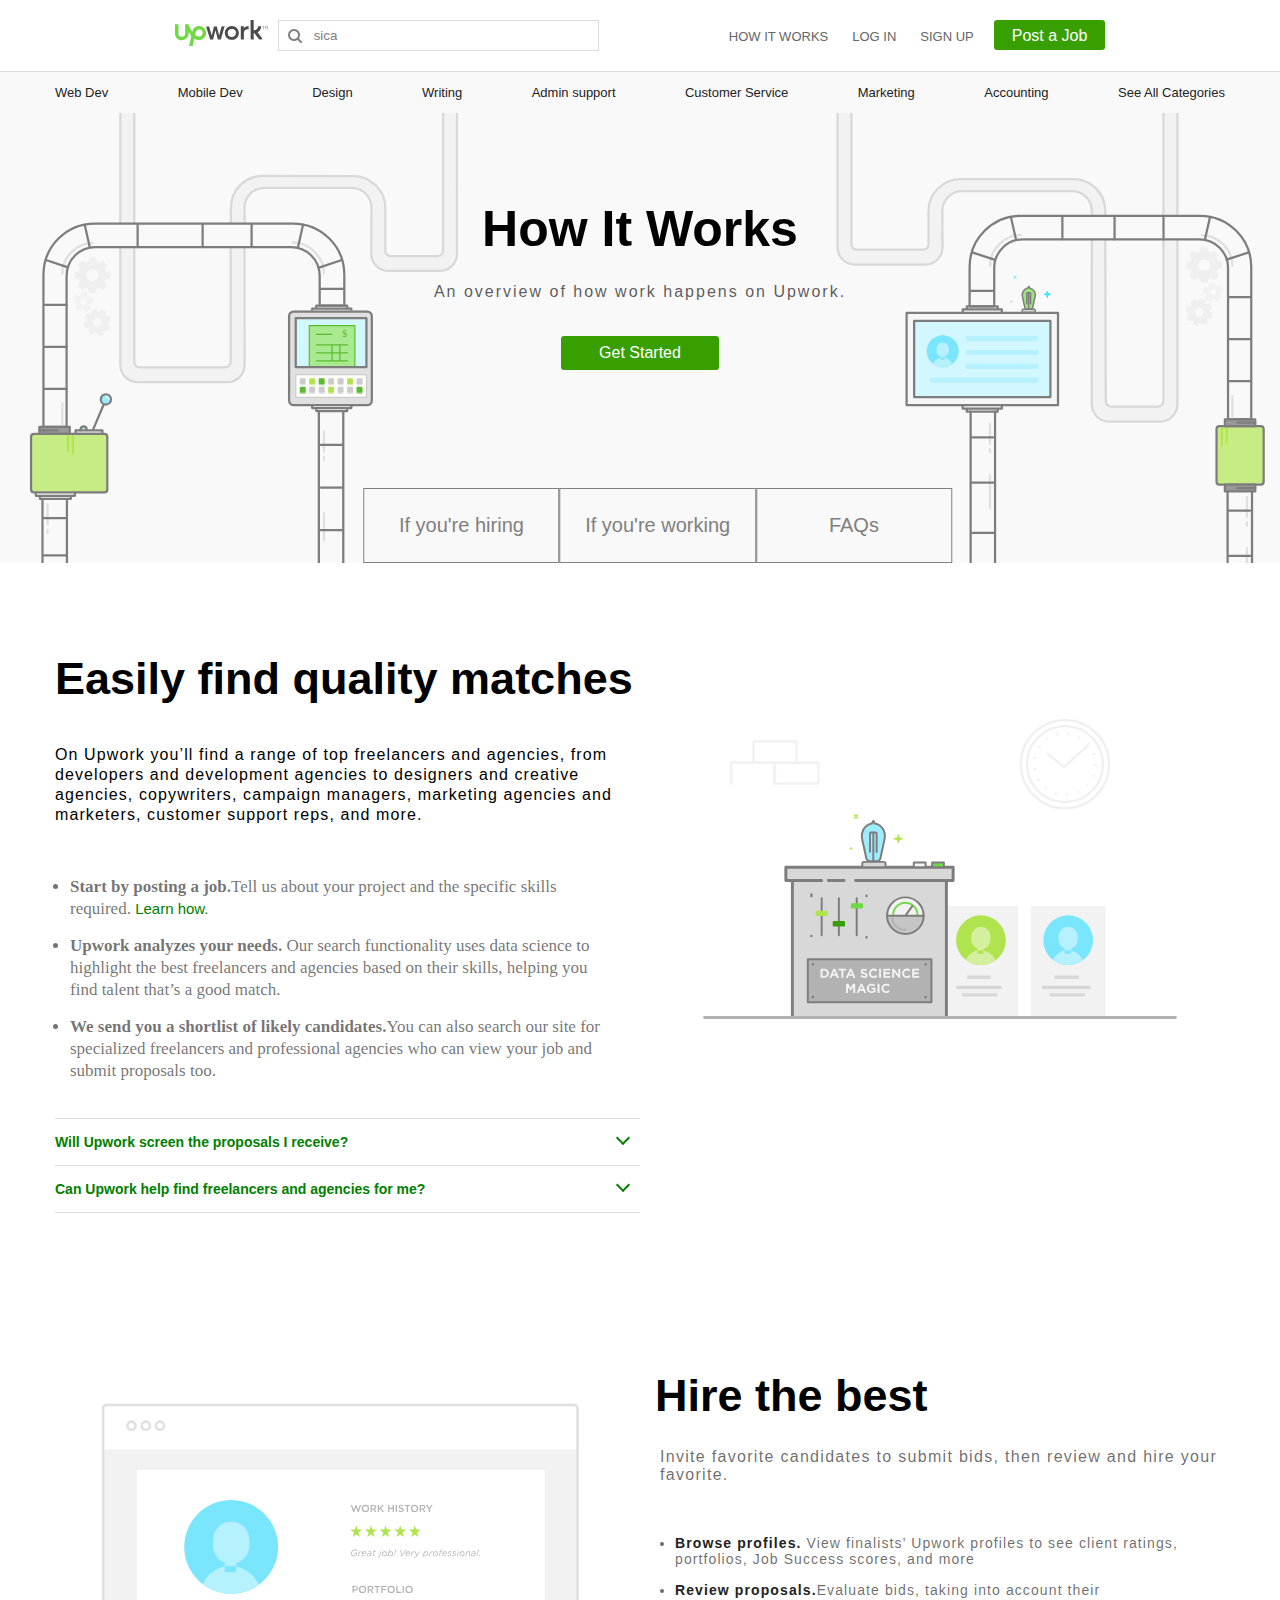
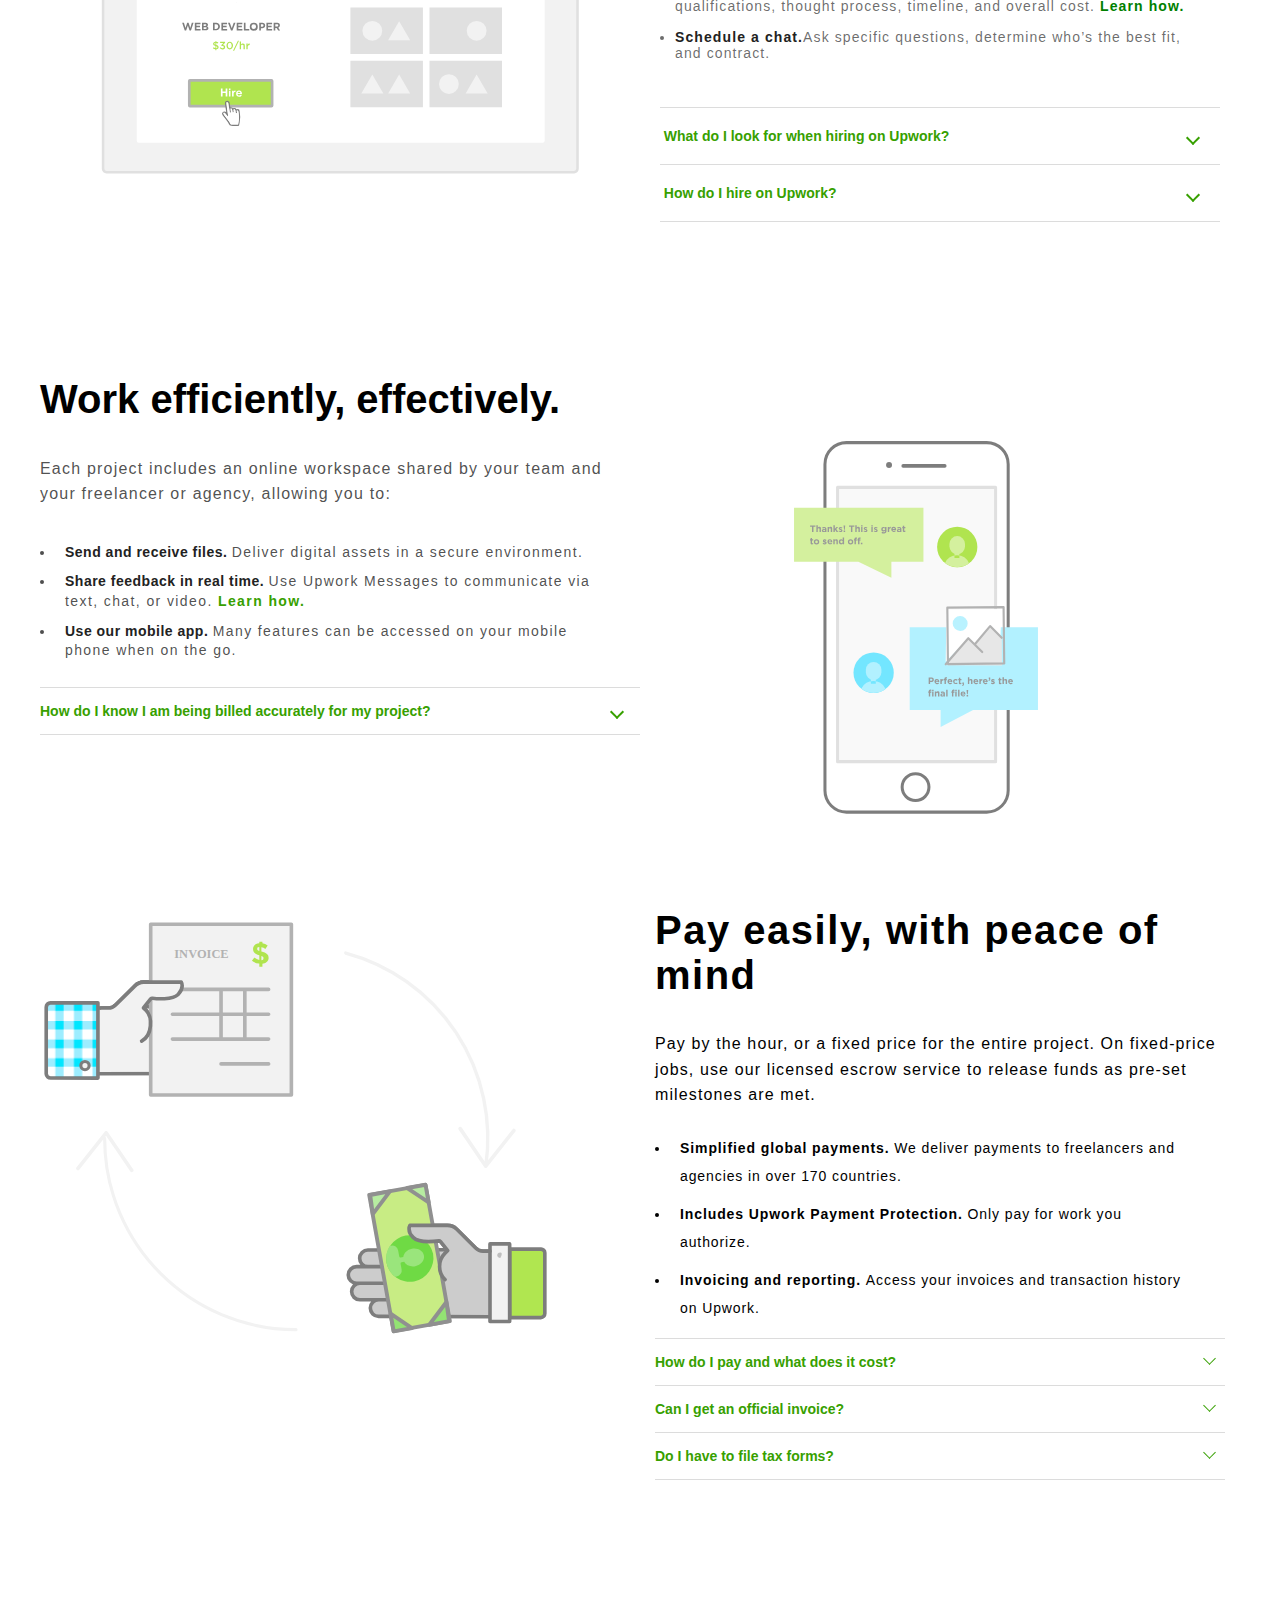
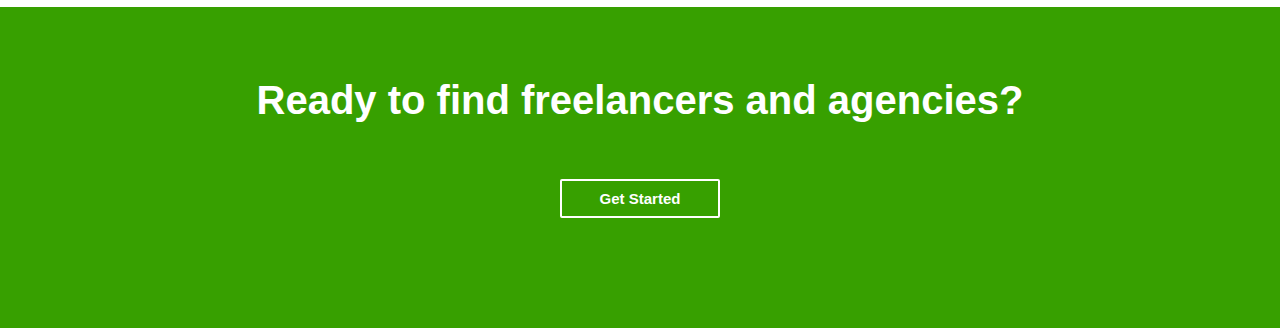
<file: how-it-work.html>
<!DOCTYPE html>
<html lang="en">
    <head>
        <meta charset="UTF-8">
        <meta name="viewport" content="width= , initial-scale=1.0">
        <title>Document</title>
        <link rel="stylesheet" href="/styles/css/main.css">
    </head>
    <body>
        <header>
            <div class="navbar">
                <div class="inner-navbar container">
                    <div class="left-bar">
                        <a href="/">
                            <img src="./images/upwork-vector-logo.svg" alt="img">
                        </a>
                    </div>
                    <div class="right-bar">
                        <div class="search-container">
                            <input type="text" placeholder="Search here"
                                value="sica">
                        </div>
                        <div class="spacing"></div>
                        <div class="navigation-links">
                            <a href="#">how it works</a>
                            <a href="#">log in</a>
                            <a href="#">sign up</a>
                        </div>
                        <div class="btn-container">
                            <a href="#" class="primary-button">Post a Job</a>
                        </div>
                    </div>
                    <div class="inner-navbar-mobile">
                        <div class="ham-bar">
                            <a href="#"><img
                                    src="/images/iconfinder_menu-alt_134216.png"
                                    alt="ham-bar"></a>
                        </div>
                        <div class="logo-bar">
                            <a href="#"><img
                                    src="./images/upwork-vector-logo.svg"
                                    alt=""></a>
                        </div>
                        <div class="search-bar">
                            <a href="#"><img src="/images/search-13-24.ico"
                                    alt="search-bar"></a>
                        </div>
                    </div>
                </div>

            </div>
            <div class="additional-links">
                <div class="link-bar container">
                    <div class="test">
                        <a href="#">Web Dev</a>
                        <a href="#">Mobile Dev</a>
                        <a href="#">Design</a>
                        <a href="#">Writing</a>
                        <a href="#">Admin support</a>
                        <a href="#">Customer Service</a>
                        <a href="#">Marketing</a>
                        <a href="#">Accounting</a>
                        <a href="#">See All Categories</a>
                    </div>
                </div>
            </div>


        </header>
        <main>
            <div class="how-it-work-banner">
                <div class="background-img" style="background-image:
                    url('/images/hero.svg');"></div>
                <div class="jumbo-tron">
                    <div class="how-it-work-text-conttainer container">
                        <div class="text-container">
                            <h2>How It Works</h2>
                            <p>An overview of how work happens on Upwork.</p>
                            <div class="btn-container">
                                <a href="#" class="primary-button">Get Started</a>
                            </div>
                        </div>
                        <div class="nav-bottom">
                            <div class="btn-container"><a href="#">If you're
                                    hiring</a></div>
                            <div class="btn-container"><a href="#">If you're
                                    working</a></div>
                            <div class="btn-container"><a href="#">FAQs</a></div>
                        </div>
                    </div>

                </div>

            </div>
            <div class="easily-quality-matches">
                <div class="width-container">
                    <div class="top-container">
                        <div class="text-container">
                            <h2>Easily find quality matches</h2>
                        </div>
                    </div>
                    <div class="bottom-container">
                        <div class="left-container">
                            <p>On Upwork you’ll find a range of top freelancers
                                and
                                agencies, from developers and development
                                agencies
                                to designers and creative agencies, copywriters,
                                campaign managers, marketing agencies and
                                marketers,
                                customer support reps, and more.</p>
                            <ul>
                                <li> <b>Start by posting a job.</b>Tell us about
                                    your project and the specific skills
                                    required.
                                    <a href="#"> Learn how.</a></li>
                                <li><b>Upwork analyzes your needs. </b> Our
                                    search
                                    functionality uses data science to highlight
                                    the
                                    best freelancers and agencies based on their
                                    skills, helping you find talent that’s a
                                    good
                                    match.</li>
                                <li> <b>We send you a shortlist of likely
                                        candidates.</b>You can also search our
                                    site
                                    for specialized freelancers and professional
                                    agencies who can view your job and submit
                                    proposals too.</li>
                            </ul>
                            <div class="bottom-link">
                                <div class="btn-container"><a href="#">Will
                                        Upwork screen the proposals I receive?</a>
                                    <div class="rotate">
                                        <div class="border"></div>
                                    </div></div>
                                <div class="btn-container"><a href="">Can Upwork
                                        help find freelancers and agencies for
                                        me?</a> <div class="rotate">
                                        <div class="border"></div>
                                    </div></div>


                            </div>
                        </div>
                        <div class="right-container">
                            <div class="img-container">
                                <img src="/images/find-CL.svg" alt="find-CL"></div>
                        </div>
                    </div>
                </div>

            </div>
            <div class="hire-the-best">
                <div class="width-container">
                    <div class="left-container">
                        <div class="img-container"><img src="/images/hiree.svg"
                                alt="hir"></div>
                    </div>
                    <div class="right-container">
                        <div class="top-container">
                            <h2>Hire the best</h2>
                        </div>
                        <div class="bottom-container">
                            <p>Invite favorite candidates to submit bids, then
                                review and hire your favorite.</p>
                            <ul>
                                <li><b>Browse profiles. </b>View finalists’
                                    Upwork profiles to see client ratings,
                                    portfolios, Job Success scores, and more
                                </li>
                                <li><b>Review proposals.</b>Evaluate bids,
                                    taking into account their qualifications,
                                    thought process, timeline, and overall cost.
                                    <a href="#">Learn how.
                                    </a> </li>
                                <li><b>Schedule a chat.</b>Ask specific
                                    questions, determine who’s the best fit, and
                                    contract. </li>
                            </ul>
                            <div class="bottom-link">
                                <div class="btn-container"> <a href="">What do I
                                        look for when hiring on Upwork?</a><div
                                        class="border-row"></div></div>
                                <div class="btn-container"><a href="#">How do I
                                        hire on Upwork?</a><div
                                        class="border-row"></div></div>
                            </div>
                        </div>
                    </div>
                </div>
            </div>
            <div class="work">
                <div class="width-container">
                    <div class="left-container">
                        <div class="top-container">
                            <h2>Work efficiently, effectively.</h2>
                        </div>
                        <div class="bottom-container">
                            <div class="text-containr">
                                <p>Each project includes an online workspace
                                    shared by your team and your
                                    freelancer or agency, allowing you to:</p>
                                <ul>
                                    <li><b>Send and receive files. </b>Deliver
                                        digital assets in a secure environment.</li>
                                    <li><b>Share feedback in real time. </b>Use
                                        Upwork Messages
                                        to communicate via text, chat, or video.
                                        <a href="#"> Learn how.</a></li>
                                    <li><b>Use our mobile app. </b>Many features
                                        can be accessed on your mobile phone
                                        when on the go.</li>
                                </ul>

                                <div class="link-bottom">
                                    <a href="#">How do I know I am being billed
                                        accurately for my project?</a>
                                </div>
                            </div>
                        </div>
                    </div>
                    <div class="right-container">
                        <div class="img-container">
                            <img src="/images/worke.svg" alt="worke">
                        </div>

                    </div>
                </div>

            </div>
            <div class="pay">
                <div class="width-container">
                    <div class="left-container">
                        <div class="img-container">
                            <img src="/images/payment.svg" alt="payment">
                        </div>
                    </div>
                    <div class="right-container">
                        <div class="top-container">
                            <h2>Pay easily, with peace of mind</h2>
                        </div>
                        <div class="bottom-container">
                            <p>Pay by the hour, or a fixed price for the entire
                                project. On fixed-price jobs, use our licensed
                                escrow service to release funds as pre-set
                                milestones are met.</p>
                            <ul>
                                <li><b>Simplified global payments. </b>We deliver payments to freelancers and agencies in over 170 countries.</li>
                                <li><b>Includes Upwork Payment Protection. </b>Only pay for work you authorize.</li>
                                <li><b>Invoicing and reporting. </b>Access your invoices and transaction history on Upwork.</li>
                            </ul>
                            <div class="bottom-link">
                                <a href="#">How do I pay and what does it cost?</a>
                                <a href="#">Can I get an official invoice?</a>
                                <a href="#">Do I have to file tax forms?</a>
                            </div>
                        </div>
                    </div>
                </div>

            </div>

            <div class="ready-find-freelancers">
                <div class="width-container">
                         <div class="text-container">
                             <h1>Ready to find freelancers and agencies?</h1>
                             <div class="btn-container">
                                 <a href="#">Get Started</a>
                             </div>
                         </div>
                </div>
            </div>
        </main>
        <!-- <footer class="footer-gray">
            
            <div class="footer-body container">
                <div class="footer-body-lists">
                    <div class="footer-body-lists-item">
                        <h4>company</h4>
                        <a href="#">About Us</a>
                        <a href="#">Investor Relations</a>
                        <a href="#">Careers</a>
                        <a href="#">Upwork Foundation</a>
                        <a href="#">Press</a>
                        <a href="#">Trust & Safety</a>
                        <a href="#">Terms of Service</a>
                        <a href="#">Privacy Policy</a>
                        <a href="#">Accessibility</a>
                    </div>
                    <div class="footer-body-lists-item">
                        <h4>RESOURCES</h4>
                        <a href="#">Customer Support</a>
                        <a href="#">Customer Stories</a>
                        <a href="#">Business Resources</a>
                        <a href="#">Payroll Services</a>
                    </div>
                    <div class="footer-body-lists-item">
                        <h4>BROWSE</h4>
                        <a href="#">Freelancers by Skill</a>
                        <a href="#">Freelancers in USA</a>
                        <a href="#">Freelancers in UK</a>
                        <a href="#">Freelancers in Canada</a>
                        <a href="#">Freelancers in Australia</a>
                        <a href="#">Jobs in USA</a>
                        <a href="#">Find Jobs</a>
                    </div>
                </div>
            </div>

            <div class="footer-bootom">
                <p>© 2015 - 2020 Upwork® Global Inc.</p>
            </div>

        </footer>
  -->
    </body>
</html>
</file>
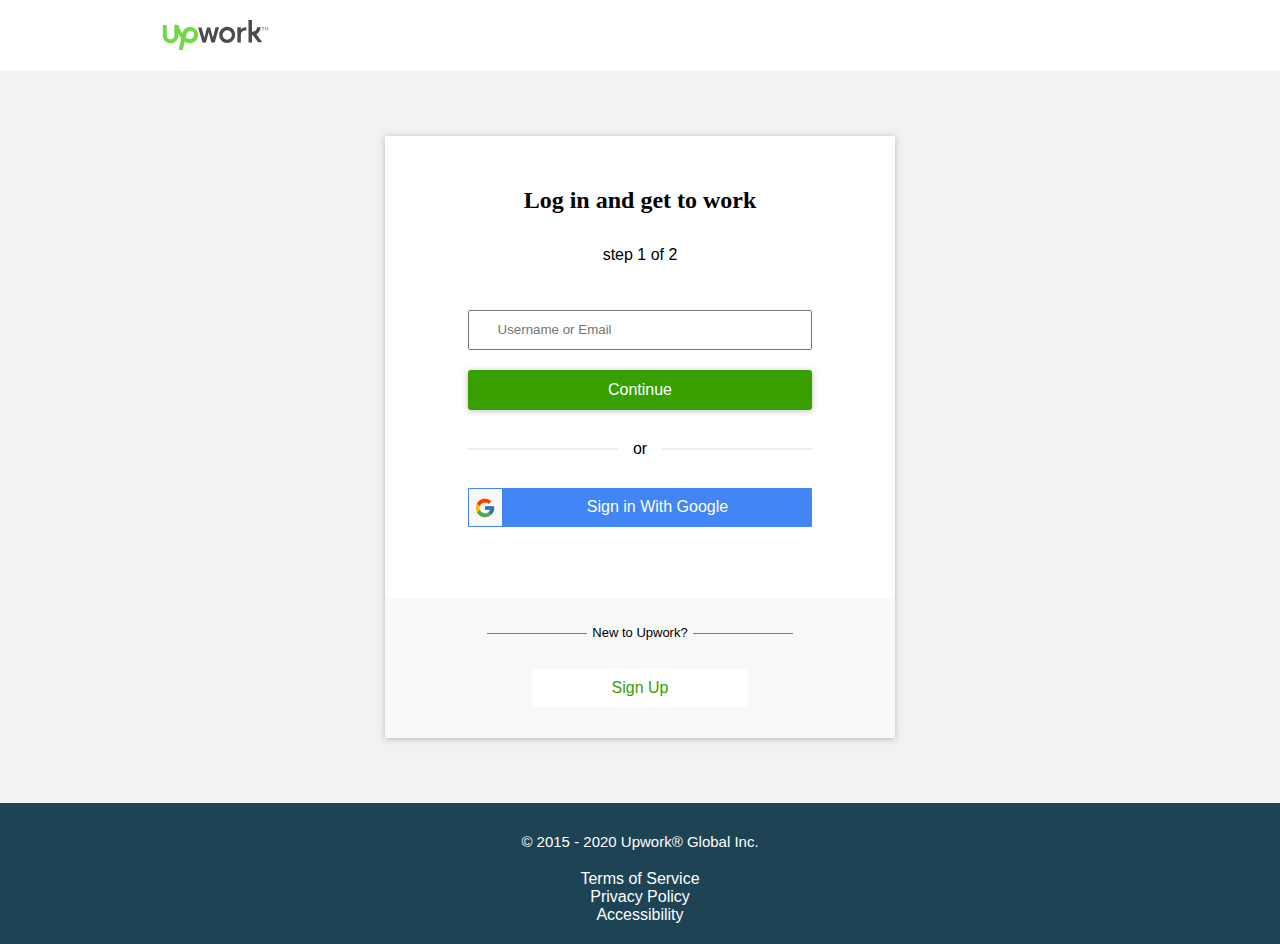
<file: login.html>
<!DOCTYPE html>
<html lang="en">
    <head>
        <meta charset="UTF-8">
        <meta name="viewport" content="width=device-width, initial-scale=1.0">
        <link rel="stylesheet" href="styles/css/main.css">
        <title>Document</title>
    </head>
    <body>
         <header>
            <div class="nav-bar-container">
                <div class="mincontainer">
                    <a href="/"><img src="/images/upwork-vector-logo.svg"
                            alt="logo"></a>
                </div>
            </div>

        </header> 

        <main class="main">
            <div class="mincontainer">

                <div class="border-container">
                    <div class="tex-center">

                        <div class="top-container">
                          <h1>Log in and get to work</h1>
                          <p class="step-info"></p>
                             <input id="email-input" class="email-input" type="text" placeholder="Username or Email"> 
                             <input id="pass-input" class="pass-input hidden" type="password" placeholder="Password">
                            <a href="#" id="button" class="buton-continue primary-button">Continue</a>
                            <p class="or-p-class">or</p> 
                           <a href="#" class="sign-in-btn">
                                <div class="image-container">
                                    <img src="/images/icons8-google.svg" alt="Google__G__Logo">
                            </div>


                              <div class="google-signIn-text">
                                    <span>Sign in With Google</span>
                                </div>
                            </a> 

                        </div>
                       <div class="bottom-container">
                            <div class="p-container">
                                <p>New to Upwork?</p>
                            </div>
                            <div class="btn-container">
                                <a href="#" class="secondary-button">Sign Up</a>
                            </div>
                        </div> 
                    </div>
                </div>
            </div>


        </main>

         <footer>
            <div class="mincontainer">
                <p class="p-content">
                    © 2015 - 2020 Upwork® Global Inc.
                  </p>
                  <div class="border-nav-footer">
                      <a href="#">Terms of Service</a>
                      <a href="#">Privacy Policy</a>
                      <a href="#">Accessibility</a>
                  </div>
            </div>
           
        </footer> 
                    <script src="/login.js"></script>
    </body>
</html>
</file>
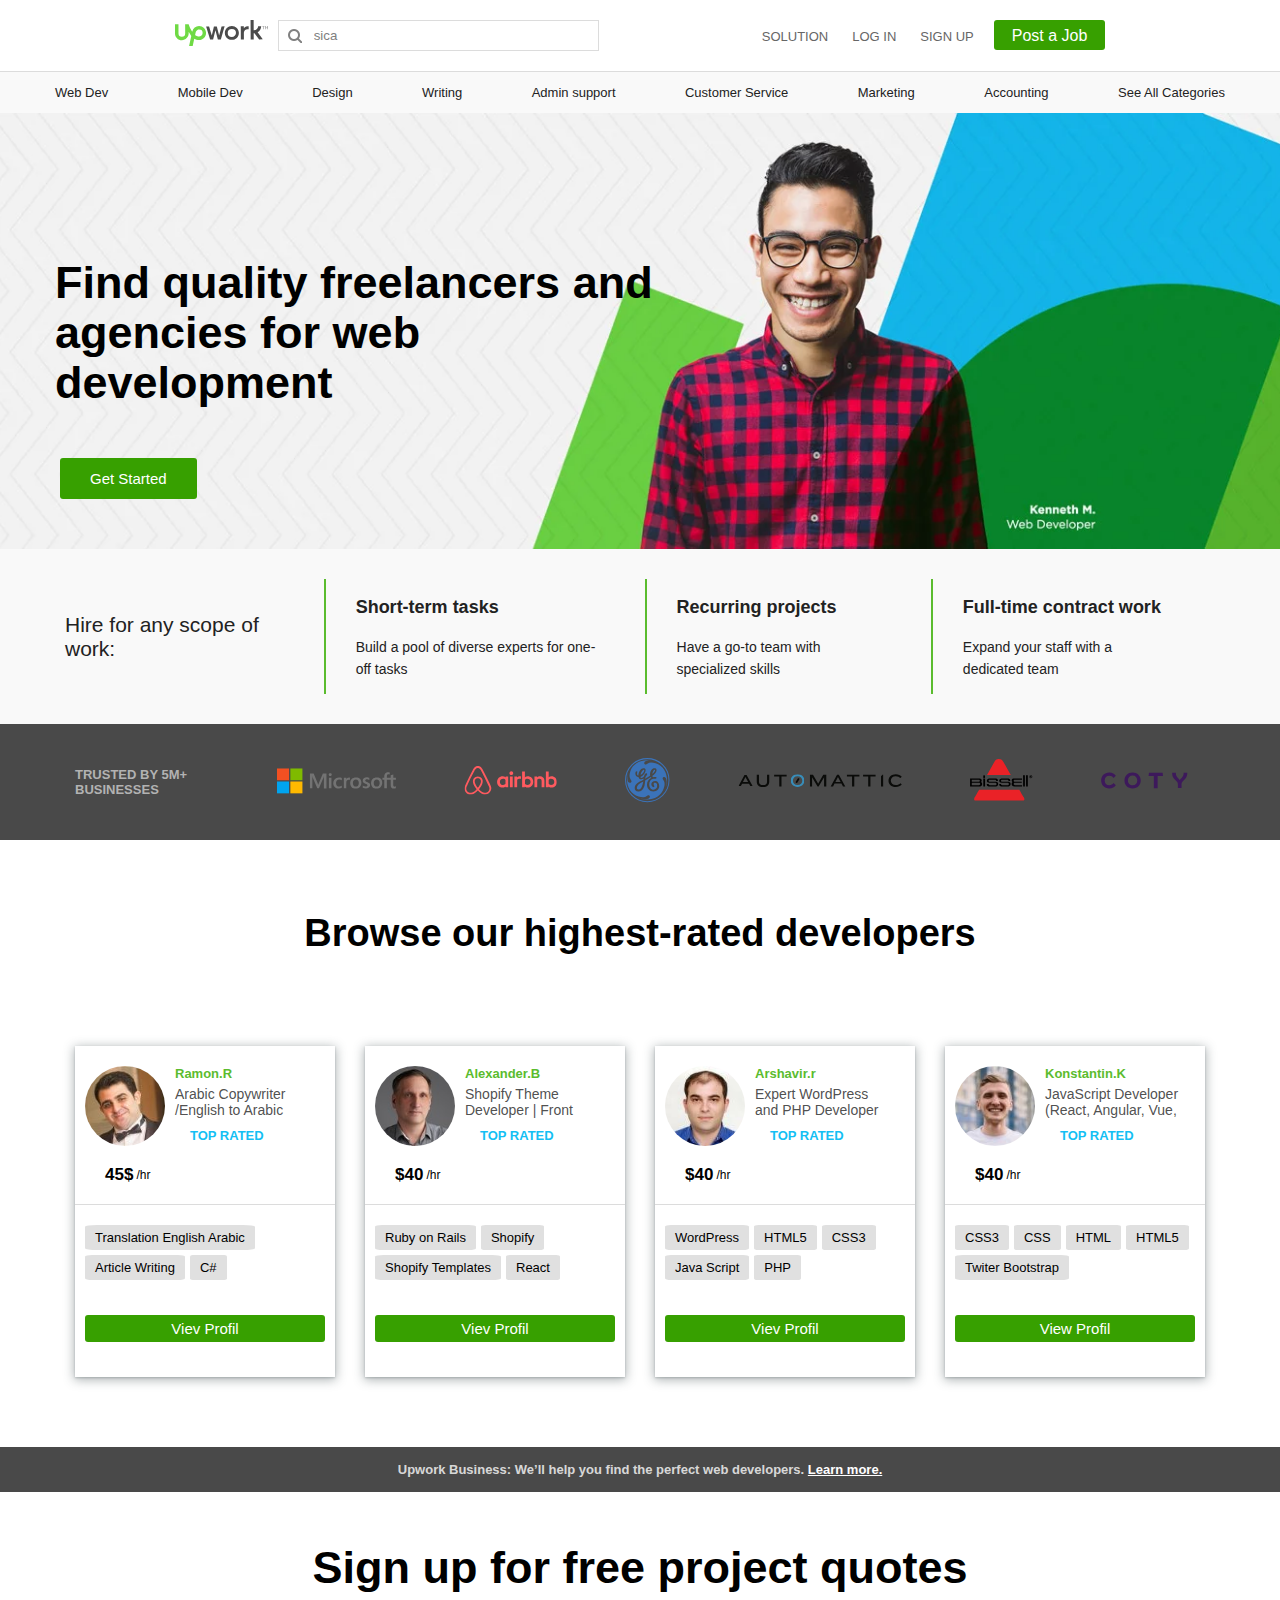
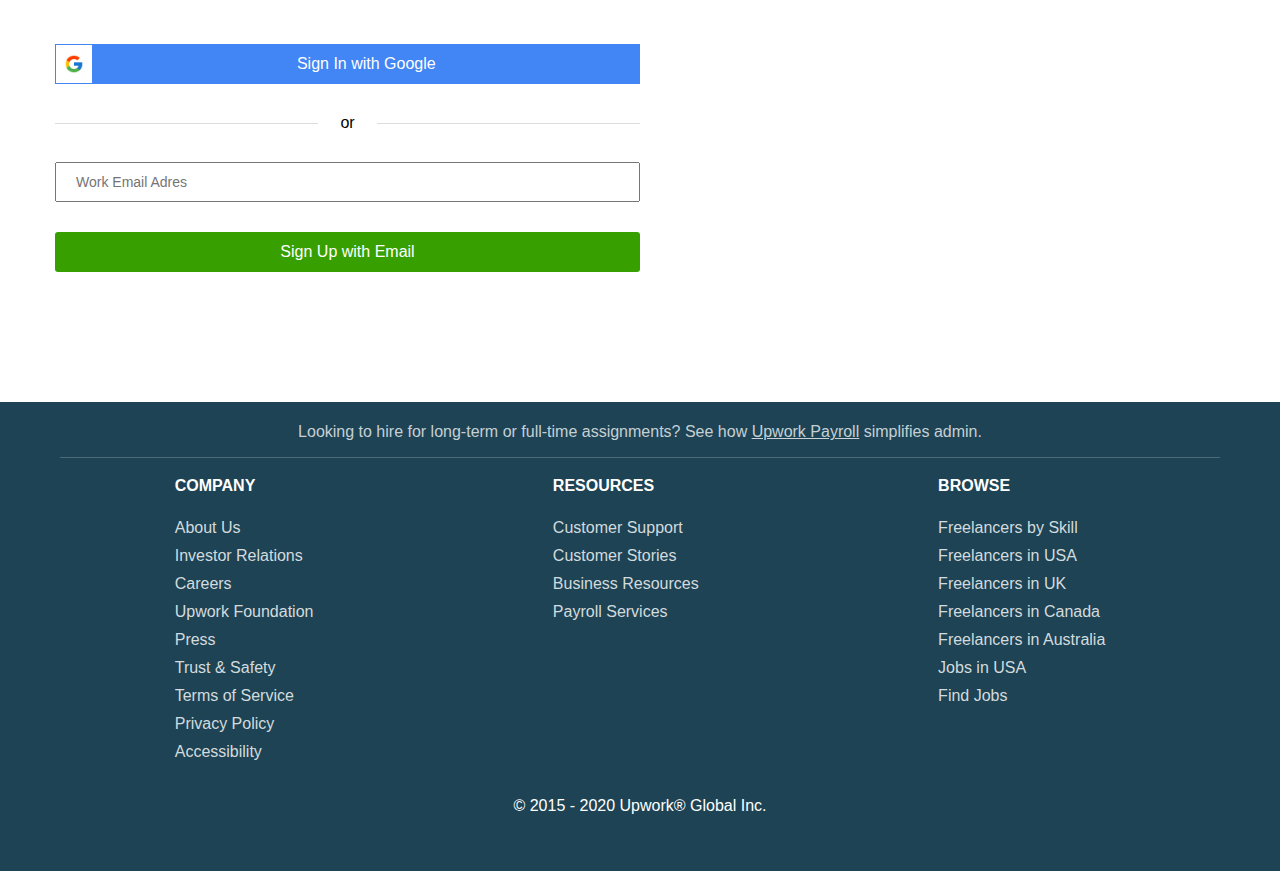
<file: web-dev.html>
<!DOCTYPE html>
<html lang="en">
    <head>
        <meta charset="UTF-8">
        <meta name="viewport" content="width=device-width, initial-scale=1.0">
        <title>Document</title>
        <link rel="stylesheet" href="/styles/css/main.css">
    </head>
    <body>

        <header>
            <div class="navbar">
                <div class="inner-navbar container">
                    <div class="left-bar">
                        <a href="/">
                            <img src="./images/upwork-vector-logo.svg" alt="img">
                        </a>
                    </div>
                    <div class="right-bar">
                        <div class="search-container">
                            <input type="text" placeholder="Search here"
                                value="sica">
                        </div>
                        <div class="spacing"></div>
                        <div class="navigation-links">
                            <a href="#">solution</a>
                            <a href="/login.html">log in</a>
                            <a href="#">sign up</a>
                        </div>
                        <div class="btn-container">
                            <a href="#" class="primary-button">Post a Job</a>
                        </div>
                    </div>
                    <div class="inner-navbar-mobile">
                        <div class="ham-bar">
                            <a href="#"><img
                                    src="/images/iconfinder_menu-alt_134216.png"
                                    alt="ham-bar"></a>
                        </div>
                        <div class="logo-bar">
                            <a href="#"><img
                                    src="./images/upwork-vector-logo.svg"
                                    alt=""></a>
                        </div>
                        <div class="search-bar">
                            <a href="#"><img src="/images/search-13-24.ico"
                                    alt="search-bar"></a>
                        </div>
                    </div>
                </div>

            </div>
            <div class="additional-links">
                <div class="link-bar container">
                    <div class="test">
                        <a href="#">Web Dev</a>
                        <a href="#">Mobile Dev</a>
                        <a href="#">Design</a>
                        <a href="#">Writing</a>
                        <a href="#">Admin support</a>
                        <a href="#">Customer Service</a>
                        <a href="#">Marketing</a>
                        <a href="#">Accounting</a>
                        <a href="#">See All Categories</a>
                    </div>
                </div>
            </div>


        </header>

        <main>
            <div class="banner-top">
                <div class="background-image" style="background-image:
                    url('/images/devlopments.jpg');"></div>
                <div class="banner-content container">
                    <div class="banner-inner-container">
                        <h1>Find quality freelancers and agencies for web
                            development</h1>
                        <div class="btn-container">
                            <a href="#" class="primary-button">Get Started</a>
                        </div>
                    </div>
                </div>
            </div>

            <div class="hire-scope-work">
                <div class="border-width container">
                    <div class="left-container">
                        <h2>Hire for any scope of work:</h2>
                    </div>
                    <div class="right-container">
                        <div class="text-container">
                            <h3>Short-term tasks</h3>
                            <p>Build a pool of diverse experts for one-off tasks</p>
                        </div>
                        <div class="text-container">
                            <h3>Recurring projects</h3>
                            <p>Have a go-to team with specialized skills</p>
                        </div>
                        <div class="text-container">
                            <h3>Full-time contract work</h3>
                            <p>Expand your staff with a dedicated team</p>
                        </div>
                    </div>

                </div>

            </div>

            <div class="trusted-by-5m">
                <div class="width-container container">
                    <div class="left-countainer">
                    <p>TRUSTED BY 5M+ BUSINESSES</p>

                    </div>

                    <div class="right-countainer">
                        <img src="/images/microsoft.svg" alt="microsoft">
                        <img src="/images/airbnb.svg" alt="airbnb">
                        <img src="/images/ge.svg" alt="ge">
                        <img src="/images/automatic.svg" alt="automatic">
                        <img src="/images/bissell.svg" alt="bissell">
                        <img src="/images/coty.svg" alt="coty">
                    </div>
                </div>
            </div>

            <div class="browse-higest-rated-devlopments">
                <div class="width-countainer countainer">
                    <div class="top-countainer">
                        <div class="text-container">
                            <h2>Browse our highest-rated developers</h2>
                        </div>
                    </div>
                    <div class="bottom-countainer">
                        <div class="inner-countainer">
                            <div class="top-content">
                                <div class="left-container">
                                    <img src="/images/ramonr.jpg" alt="ramonr">
                                    <span>45$ <p>/hr</p> </span>
                                </div>
                                <div class="right-countainer">
                                    <a href="#">Ramon.R</a>
                                    <p> Arabic Copywriter /English to Arabic</p>
                                    <h4>Top rated</h4>
                                </div>
                            </div>
                            <div class="bottom-content">
                                <div class="span-countainer">
                                    <div class="span-content"><span>Translation
                                            English Arabic</span></div>
                                    <div class="span-content"><span>Article
                                            Writing</span></div>
                                    <div class="span-content"><span>C#</span></div>
                                </div>

                                <div class="btn-container">
                                    <a href="#" class="primary-button">Viev
                                        Profil</a>
                                </div>
                            </div>


                        </div>
                        <div class="inner-countainer">

                            <div class="top-content">
                                <div class="left-container">
                                    <img src="/images/alexander.jpg" alt="#">
                                    <span>$40<p>/hr</p> </span>
                                </div>
                                <div class="right-countainer">
                                    <a href="#">Alexander.B</a>
                                    <p>Shopify Theme Developer | Front</p>
                                    <h4>Top rated</h4>
                                </div>
                            </div>
                            <div class="bottom-content">
                                <div class="span-countainer">
                                    <div class="span-content"><span>Ruby on
                                            Rails</span></div>
                                    <div class="span-content"><span>Shopify</span></div>
                                    <div class="span-content"><span>Shopify
                                            Templates</span></div>
                                    <div class="span-content"> <span>React</span></div>
                                </div>

                                <div class="btn-container">
                                    <a href="#" class="primary-button">Viev
                                        Profil</a>
                                </div>
                            </div>

                        </div>
                        <div class="inner-countainer">

                            <div class="top-content">
                                <div class="left-container">
                                    <img src="/images/arsavin.jpg"
                                        alt="arsavin">
                                    <span>$40 <p>/hr</p> </span>
                                </div>
                                <div class="right-countainer">
                                    <a href="#">Arshavir.r</a>
                                    <p>Expert WordPress and PHP Developer</p>
                                    <h4>Top rated</h4>
                                </div>
                            </div>
                            <div class="bottom-content">
                                <div class="span-countainer">
                                    <div class="span-content"><span>WordPress</span></div>
                                    <div class="span-content"><span>HTML5</span></div>
                                    <div class="span-content"><span>CSS3</span></div>
                                    <div class="span-content"><span>Java Script</span></div>
                                    <div class="span-content"> <span>PHP</span></div>
                                </div>

                                <div class="btn-container">
                                    <a href="#" class="primary-button">Viev Profil</a>
                                </div>
                            </div>

                        </div>
                        <div class="inner-countainer">
                            <div class="top-content">
                                <div class="left-container">
                                    <img src="/images/konstantin.jpg"
                                        alt="Konstantin">
                                    <span>$40 <p>/hr</p> </span>
                                </div>
                                <div class="right-countainer">
                                    <a href="#">Konstantin.K</a>
                                    <p>JavaScript Developer (React, Angular,
                                        Vue,</p>
                                    <h4>Top rated</h4>
                                </div>
                            </div>
                            <div class="bottom-content">
                                <div class="span-countainer">
                                    <div class="span-content"><span>CSS3</span></div>
                                    <div class="span-content"><span>CSS</span></div>
                                    <div class="span-content"><span>HTML</span></div>
                                    <div class="span-content"><span>HTML5</span></div>
                                    <div class="span-content"><span>Twiter Bootstrap</span></div>
                                </div>

                                <div class="btn-container">
                                    <a href="#" class="primary-button">View Profil</a>
                                </div>

                            </div>

                        </div>
                    </div>
                </div>
            </div>


            <div class="upwork-buisnis">
                <div class="width-container countainer">
                    <div class="text-container">
                        <h4>Upwork Business: We’ll help you find the perfect web developers. <a href="#">Learn more.</a> </h4>
                    </div>
                </div>
            </div>

            <div class="sign-up-container">
               <div class="width-container container">
                   <div class="top-container">
                    <div class="text-container">
                        <h2>Sign up for free project quotes</h2>
                    </div>
                   </div>
                   
                    <div class="bottom-container">
                        <div class="sign-in-google">
                            <div class="img-container">
                                <img src="/images/icons8-google-48.png" alt="google icon">
                            </div>
                            <div class="text-container">
                                <p>Sign In with Google</p>
                            </div>
                        </div>
                        <div class="or-container">
                            <div class="text-container">
                                <p>or</p>
                            </div>
                        </div>
                        <div class="input-content">
                            <input type="text" placeholder="Work Email Adres">
                        </div>
                        <div class="btn-content">
                            <div class="btn-container">
                                <a href="" class="primary-button">Sign Up with Email</a>
                            </div>
                        </div>
                    </div>
                    
                

               </div>
            </div>



        </main>


        <footer>
            <div class="footer-top container">
                <div class="footer-esential">
                    <p>Looking to hire for long-term or full-time assignments?
                        See how <a href="#"> Upwork Payroll</a> simplifies
                        admin.</p>
                </div>
            </div>
            <div class="footer-body container">
                <div class="footer-body-lists">
                    <div class="footer-body-lists-item">
                        <h4>company</h4>
                        <a href="#">About Us</a>
                        <a href="#">Investor Relations</a>
                        <a href="#">Careers</a>
                        <a href="#">Upwork Foundation</a>
                        <a href="#">Press</a>
                        <a href="#">Trust & Safety</a>
                        <a href="#">Terms of Service</a>
                        <a href="#">Privacy Policy</a>
                        <a href="#">Accessibility</a>
                    </div>
                    <div class="footer-body-lists-item">
                        <h4>RESOURCES</h4>
                        <a href="#">Customer Support</a>
                        <a href="#">Customer Stories</a>
                        <a href="#">Business Resources</a>
                        <a href="#">Payroll Services</a>
                    </div>
                    <div class="footer-body-lists-item">
                        <h4>BROWSE</h4>
                        <a href="#">Freelancers by Skill</a>
                        <a href="#">Freelancers in USA</a>
                        <a href="#">Freelancers in UK</a>
                        <a href="#">Freelancers in Canada</a>
                        <a href="#">Freelancers in Australia</a>
                        <a href="#">Jobs in USA</a>
                        <a href="#">Find Jobs</a>
                    </div>
                </div>
            </div>
            <div class="footer-bootom container">
                <p>© 2015 - 2020 Upwork® Global Inc.</p>
            </div>

        </footer>

    </body>
</html>
</file>
<file: styles/css/main.css>
.hidden {
  display: none !important;
}

input.error {
  border: 1px solid red;
}

a, span, p, h1, h2, h3, h4, h5 {
  font-family: Arial, Helvetica, sans-serif;
}

body {
  margin: 0;
}

* {
  box-sizing: border-box;
}

.mincontainer {
  max-width: 990px;
  height: auto;
  margin-left: auto;
  margin-right: auto;
}

.container {
  max-width: 1170px;
  margin-left: auto;
  margin-right: auto;
}

.primary-button {
  transition: background-color 0.3s;
  text-decoration: none;
  background-color: #37A000;
  color: white;
  padding: 7px 18px 6px;
  border-radius: 3px;
  font-family: Arial, Helvetica, sans-serif;
}
.primary-button:hover {
  background-color: #017701;
}

.secondary-button {
  background-color: white;
  color: #37A000;
  padding: 7px 18px 6px;
  border-radius: 2px;
  text-decoration: none;
  font-family: Arial, Helvetica, sans-serif;
}
.secondary-button:hover {
  color: #017701;
}

.background-image {
  position: absolute;
  width: 100%;
  height: 100%;
  z-index: -1;
  background-size: cover;
}

header {
  width: 100%;
  color: #fff;
}
@media (max-width: 767px) and (min-width: 0) {
  header {
    width: 100%;
  }
}
@media (max-width: 991px) and (min-width: 768px) {
  header {
    width: 100%;
  }
}
@media (max-width: 1024px) and (min-width: 992px) {
  header {
    width: 100%;
  }
}
header .navbar {
  padding: 20px 0;
  border-bottom: 1px solid gainsboro;
}
@media (max-width: 767px) and (min-width: 0) {
  header .navbar {
    width: 100;
    padding: 15px 0;
  }
}
@media (max-width: 991px) and (min-width: 768px) {
  header .navbar {
    width: 100%;
    padding: 20px 0 10px 0;
  }
}
@media (max-width: 1024px) and (min-width: 992px) {
  header .navbar {
    padding: 15px;
  }
}
header .navbar .inner-navbar {
  position: relative;
  margin-left: 174.6px;
  margin-right: 174.6px;
  text-align: right;
  display: flex;
}
@media (max-width: 767px) and (min-width: 0) {
  header .navbar .inner-navbar {
    margin: 0;
  }
}
@media (max-width: 991px) and (min-width: 768px) {
  header .navbar .inner-navbar {
    margin: 0;
  }
}
@media (max-width: 1024px) and (min-width: 992px) {
  header .navbar .inner-navbar {
    margin: 0;
  }
}
header .navbar .inner-navbar .left-bar {
  position: relative;
  width: 10%;
}
@media (max-width: 767px) and (min-width: 0) {
  header .navbar .inner-navbar .left-bar {
    display: none;
  }
}
@media (max-width: 991px) and (min-width: 768px) {
  header .navbar .inner-navbar .left-bar {
    display: none;
  }
}
@media (max-width: 1024px) and (min-width: 992px) {
  header .navbar .inner-navbar .left-bar {
    width: 111px;
    display: flex;
    align-items: center;
  }
}
header .navbar .inner-navbar .left-bar img {
  max-width: 106px;
  max-height: 30px;
}
@media (max-width: 1024px) and (min-width: 992px) {
  header .navbar .inner-navbar .left-bar img {
    display: flex;
    height: 70px;
    margin-right: 0;
  }
}
header .navbar .inner-navbar .right-bar {
  display: flex;
  flex-direction: row;
  justify-content: flex-end;
  align-items: center;
  width: 90%;
}
@media (max-width: 767px) and (min-width: 0) {
  header .navbar .inner-navbar .right-bar {
    display: none;
  }
}
@media (max-width: 991px) and (min-width: 768px) {
  header .navbar .inner-navbar .right-bar {
    display: none;
  }
}
@media (max-width: 1024px) and (min-width: 992px) {
  header .navbar .inner-navbar .right-bar {
    padding-left: 10px;
  }
}
header .navbar .inner-navbar .right-bar .spacing {
  flex-grow: 1;
}
header .navbar .inner-navbar .right-bar .search-container {
  width: 321px;
  margin-left: 10px;
  position: relative;
}
header .navbar .inner-navbar .right-bar .search-container::before {
  content: "";
  position: absolute;
  background-image: url("/images/search-13-16.ico");
  top: 50%;
  left: 10px;
  transform: translateY(-50%);
  width: 14px;
  height: 14px;
}
@media (max-width: 1024px) and (min-width: 992px) {
  header .navbar .inner-navbar .right-bar .search-container {
    width: 320px;
    padding: 8px 0;
  }
}
header .navbar .inner-navbar .right-bar .search-container input {
  width: 100%;
  padding: 7px 13px 7px 35px;
  border: 1px solid gainsboro;
  color: gray;
}
header .navbar .inner-navbar .right-bar .search-container input:hover {
  border: 1px solid grey;
}
@media (max-width: 991px) and (min-width: 768px) {
  header .navbar .inner-navbar .right-bar .navigation-links {
    margin: 0 18px;
  }
}
header .navbar .inner-navbar .right-bar .navigation-links a {
  text-decoration: none;
  text-transform: uppercase;
  font-size: 13px;
  color: #666666;
  padding-right: 20px;
}
@media (max-width: 991px) and (min-width: 768px) {
  header .navbar .inner-navbar .right-bar .navigation-links a {
    font-size: 14px;
    padding: 0;
    margin: 10px;
  }
}
@media (max-width: 1024px) and (min-width: 992px) {
  header .navbar .inner-navbar .right-bar .navigation-links a {
    font-size: 13px;
    padding: 0 12px;
    margin: 0 4px;
  }
}
header .navbar .inner-navbar .right-bar .navigation-links a:hover {
  color: #37A000;
}
header .navbar .inner-navbar-mobile {
  display: none;
}
@media (max-width: 767px) and (min-width: 0) {
  header .navbar .inner-navbar-mobile {
    width: 100%;
    display: block;
    display: flex;
    flex-direction: row;
    margin: 0 15px;
    text-align: center;
  }
}
@media (max-width: 991px) and (min-width: 768px) {
  header .navbar .inner-navbar-mobile {
    width: 100%;
    display: block;
    display: flex;
    flex-direction: row;
    margin: 0 15px;
  }
}
@media (max-width: 767px) and (min-width: 0) {
  header .navbar .inner-navbar-mobile .logo-bar {
    width: 100%;
    display: flex;
  }
}
@media (max-width: 991px) and (min-width: 768px) {
  header .navbar .inner-navbar-mobile .logo-bar {
    width: 100%;
    display: flex;
  }
}
@media (max-width: 767px) and (min-width: 0) {
  header .navbar .inner-navbar-mobile .logo-bar a {
    width: 100%;
  }
}
@media (max-width: 767px) and (min-width: 0) {
  header .navbar .inner-navbar-mobile .logo-bar a img {
    width: 106px;
  }
}
@media (max-width: 991px) and (min-width: 768px) {
  header .navbar .inner-navbar-mobile .logo-bar a img {
    width: 106px;
  }
}
@media (max-width: 767px) and (min-width: 0) {
  header .navbar .inner-navbar-mobile .ham-bar {
    width: 100%;
    text-align: left;
  }
}
@media (max-width: 991px) and (min-width: 768px) {
  header .navbar .inner-navbar-mobile .ham-bar {
    width: 100%;
    display: flex;
    text-align: left;
  }
}
@media (max-width: 767px) and (min-width: 0) {
  header .navbar .inner-navbar-mobile .ham-bar a img {
    width: 20px;
    height: 20px;
  }
}
@media (max-width: 991px) and (min-width: 768px) {
  header .navbar .inner-navbar-mobile .ham-bar a img {
    width: 20px;
    height: 20px;
  }
}
@media (max-width: 767px) and (min-width: 0) {
  header .navbar .inner-navbar-mobile .search-bar {
    width: 100%;
    text-align: right;
  }
}
@media (max-width: 991px) and (min-width: 768px) {
  header .navbar .inner-navbar-mobile .search-bar {
    text-align: right;
  }
}
@media (max-width: 767px) and (min-width: 0) {
  header .navbar .inner-navbar-mobile .search-bar a img {
    width: 20px;
    height: 20px;
  }
}
header .additional-links {
  background-color: #f9f9f9;
  width: 100%;
}
@media (max-width: 767px) and (min-width: 0) {
  header .additional-links {
    display: none;
  }
}
@media (max-width: 991px) and (min-width: 768px) {
  header .additional-links {
    display: none;
  }
}
header .additional-links .test {
  display: flex;
  flex-direction: row;
  justify-content: space-between;
}
@media (max-width: 767px) and (min-width: 0) {
  header .additional-links .test {
    width: 100%;
    flex-direction: column;
    text-align: center;
  }
}
@media (max-width: 1024px) and (min-width: 992px) {
  header .additional-links .test {
    justify-content: space-around;
    padding: 0 17px;
  }
}
header .additional-links .test a {
  text-decoration: none;
  color: #222;
  font-size: 13px;
  padding: 13px 0;
}
@media (max-width: 1024px) and (min-width: 992px) {
  header .additional-links .test a {
    font-size: 13px;
  }
}

footer {
  background-color: #1d4354;
  padding-bottom: 20px;
  justify-content: center;
}
@media (max-width: 1024px) and (min-width: 992px) {
  footer {
    width: 100%;
  }
}
@media (max-width: 767px) and (min-width: 0) {
  footer {
    width: 100%;
  }
}
footer .footer-top {
  padding: 5px;
}
footer .footer-top .footer-esential {
  border-bottom: 1px solid rgba(255, 255, 255, 0.212);
  text-align: center;
}
@media (max-width: 767px) and (min-width: 0) {
  footer .footer-top .footer-esential {
    width: 100%;
  }
}
footer .footer-top .footer-esential p {
  color: rgba(255, 255, 255, 0.76);
}
@media (max-width: 767px) and (min-width: 0) {
  footer .footer-top .footer-esential p {
    color: #e0e0e0;
    font-size: 13px;
    font-family: Arial, Helvetica, sans-serif;
  }
}
@media (max-width: 991px) and (min-width: 768px) {
  footer .footer-top .footer-esential p {
    font-size: 13px;
  }
}
@media (max-width: 1024px) and (min-width: 992px) {
  footer .footer-top .footer-esential p {
    font-size: 12px;
    font-family: Arial, Helvetica, sans-serif;
    padding: 15px 0;
  }
}
footer .footer-top .footer-esential p a {
  color: rgba(255, 255, 255, 0.76);
}
footer .footer-body .footer-body-lists {
  display: flex;
  flex-direction: row;
  justify-content: space-around;
}
@media (max-width: 767px) and (min-width: 0) {
  footer .footer-body .footer-body-lists {
    flex-direction: column;
    justify-content: center;
    text-align: center;
  }
}
@media (max-width: 1024px) and (min-width: 992px) {
  footer .footer-body .footer-body-lists {
    width: 80%;
    padding-top: 30px;
  }
}
footer .footer-body .footer-body-lists .footer-body-lists-item {
  display: flex;
  flex-direction: column;
}
footer .footer-body .footer-body-lists .footer-body-lists-item h4 {
  color: white;
  text-transform: uppercase;
  margin: 4px 0;
  padding: 10px 0;
}
@media (max-width: 991px) and (min-width: 768px) {
  footer .footer-body .footer-body-lists .footer-body-lists-item h4 {
    font-size: 13px;
  }
}
footer .footer-body .footer-body-lists .footer-body-lists-item a {
  color: rgba(255, 255, 255, 0.815);
  text-decoration: none;
  padding-top: 10px;
}
@media (max-width: 767px) and (min-width: 0) {
  footer .footer-body .footer-body-lists .footer-body-lists-item a {
    font-size: 13px;
    text-align: center;
  }
}
@media (max-width: 991px) and (min-width: 768px) {
  footer .footer-body .footer-body-lists .footer-body-lists-item a {
    font-size: 13px;
  }
}
footer .footer-body .footer-body-lists .footer-body-lists-item a:hover {
  text-decoration: underline;
}
footer .footer-bootom {
  text-align: center;
}
footer .footer-bootom p {
  color: white;
  padding: 20px 0;
}
@media (max-width: 767px) and (min-width: 0) {
  footer .footer-bootom p {
    font-size: 10px;
  }
}
@media (max-width: 991px) and (min-width: 768px) {
  footer .footer-bootom p {
    font-size: 13px;
  }
}
@media (max-width: 1024px) and (min-width: 992px) {
  footer .footer-bootom p {
    font-size: 13px;
  }
}

.banner-top {
  position: relative;
}
@media (max-width: 767px) and (min-width: 0) {
  .banner-top {
    width: 100%;
  }
}
.banner-top .background-image {
  background-position-x: center;
}
.banner-top .banner-content {
  padding: 50px 0;
}
@media (max-width: 1024px) and (min-width: 992px) {
  .banner-top .banner-content {
    margin: 0 0 0 40px;
    padding: 27px;
    padding-bottom: 60px;
  }
}
.banner-top .banner-content .banner-inner-container {
  max-width: 480px;
}
@media (max-width: 767px) and (min-width: 0) {
  .banner-top .banner-content .banner-inner-container {
    padding-left: 20px;
  }
}
@media (max-width: 991px) and (min-width: 768px) {
  .banner-top .banner-content .banner-inner-container {
    padding-left: 20px;
  }
}
.banner-top .banner-content .banner-inner-container h2 {
  margin: 0;
  font-size: 52px;
  color: #6fda44;
}
@media (max-width: 767px) and (min-width: 0) {
  .banner-top .banner-content .banner-inner-container h2 {
    font-size: 36px;
    padding-right: 60px;
  }
}
@media (max-width: 991px) and (min-width: 768px) {
  .banner-top .banner-content .banner-inner-container h2 {
    font-size: 40px;
  }
}
@media (max-width: 1024px) and (min-width: 992px) {
  .banner-top .banner-content .banner-inner-container h2 {
    padding-right: 30px;
  }
}
.banner-top .banner-content .banner-inner-container h2:nth-child(2) {
  color: white;
  font-size: 32px;
}
@media (max-width: 1024px) and (min-width: 992px) {
  .banner-top .banner-content .banner-inner-container h2:nth-child(2) {
    font-size: 52px;
  }
}
.banner-top .banner-content .banner-inner-container p {
  margin-top: 15px;
  color: white;
  font-size: 18px;
}
@media (max-width: 767px) and (min-width: 0) {
  .banner-top .banner-content .banner-inner-container p {
    display: none;
  }
}
@media (max-width: 991px) and (min-width: 768px) {
  .banner-top .banner-content .banner-inner-container p {
    margin: 15px 0 30px 0;
    font-size: 16px;
    line-height: 24px;
  }
}
@media (max-width: 1024px) and (min-width: 992px) {
  .banner-top .banner-content .banner-inner-container p {
    font-size: 13px;
    line-height: 24px;
  }
}
.banner-top .banner-content .banner-inner-container .btn-container {
  margin-top: 50px;
}
@media (max-width: 767px) and (min-width: 0) {
  .banner-top .banner-content .banner-inner-container .btn-container {
    margin-top: 30px;
  }
}
.banner-top .banner-content .banner-inner-container .btn-container a {
  font-size: 16px;
  padding: 11px 28px;
}
.banner-top .banner-content .banner-inner-container .btn-container a:first-child {
  margin-right: 10px;
}
.banner-top .banner-content .banner-inner-container .btn-container a:last-child {
  margin-left: 5px;
}

.find-talent-agencies {
  margin: 0;
  padding: 20px 0;
  background-color: #f9f9f9;
}
@media (max-width: 767px) and (min-width: 0) {
  .find-talent-agencies {
    padding-bottom: 0;
  }
}
@media (max-width: 991px) and (min-width: 768px) {
  .find-talent-agencies .find-talent-agencies-container {
    width: 100%;
    padding-bottom: 50px;
  }
}
@media (max-width: 1024px) and (min-width: 992px) {
  .find-talent-agencies .find-talent-agencies-container {
    display: flex;
    flex-direction: column;
    align-content: center;
    padding-bottom: 40px;
  }
}
@media (max-width: 767px) and (min-width: 0) {
  .find-talent-agencies .find-talent-agencies-container h3 {
    text-align: center;
    color: #222222;
    font-size: 17px;
  }
}
@media (max-width: 991px) and (min-width: 768px) {
  .find-talent-agencies .find-talent-agencies-container h3 {
    font-size: 20px;
    color: #222222;
    padding-left: 79px;
    padding-bottom: 20px;
  }
}
@media (max-width: 1024px) and (min-width: 992px) {
  .find-talent-agencies .find-talent-agencies-container h3 {
    padding-left: 45px;
  }
}
.find-talent-agencies .find-talent-agencies-container .find-talent-agencies-container-list {
  display: flex;
  flex-direction: row;
  flex-wrap: wrap;
}
@media (max-width: 767px) and (min-width: 0) {
  .find-talent-agencies .find-talent-agencies-container .find-talent-agencies-container-list {
    flex-direction: column;
    padding: 15px;
  }
}
@media (max-width: 991px) and (min-width: 768px) {
  .find-talent-agencies .find-talent-agencies-container .find-talent-agencies-container-list {
    width: 100%;
    justify-content: center;
  }
}
@media (max-width: 1024px) and (min-width: 992px) {
  .find-talent-agencies .find-talent-agencies-container .find-talent-agencies-container-list {
    justify-content: center;
  }
}
.find-talent-agencies .find-talent-agencies-container .find-talent-agencies-container-list a {
  margin-right: 30px;
  width: calc(25% - 30px);
  margin-bottom: 30px;
  text-decoration: none;
  border-radius: 2px;
  text-align: center;
  color: black;
  font-size: 16px;
  box-shadow: 0 1px 6px rgba(57, 73, 76, 0.35);
}
@media (max-width: 767px) and (min-width: 0) {
  .find-talent-agencies .find-talent-agencies-container .find-talent-agencies-container-list a {
    display: flex;
    flex-direction: row;
    width: 100%;
    margin-bottom: 10px;
    margin-right: 0;
  }
}
@media (max-width: 991px) and (min-width: 768px) {
  .find-talent-agencies .find-talent-agencies-container .find-talent-agencies-container-list a {
    width: 282.487px;
    margin-right: 30px;
  }
}
@media (max-width: 1024px) and (min-width: 992px) {
  .find-talent-agencies .find-talent-agencies-container .find-talent-agencies-container-list a {
    justify-content: center;
    display: flex;
    flex-direction: column;
    margin: 15px;
    width: 212.5px;
    background-color: white;
  }
}
.find-talent-agencies .find-talent-agencies-container .find-talent-agencies-container-list a img {
  width: 100%;
}
@media (max-width: 767px) and (min-width: 0) {
  .find-talent-agencies .find-talent-agencies-container .find-talent-agencies-container-list a img {
    width: 20%;
    margin: 0;
    object-fit: cover;
  }
}
@media (max-width: 1024px) and (min-width: 992px) {
  .find-talent-agencies .find-talent-agencies-container .find-talent-agencies-container-list a img {
    width: 212.5px;
    padding: 0px;
  }
}
@media (max-width: 767px) and (min-width: 0) {
  .find-talent-agencies .find-talent-agencies-container .find-talent-agencies-container-list a p {
    width: 80%;
    padding: 18px 20px;
    margin: 0;
    text-align: left;
    background-color: white;
    color: #222222;
    font-family: Arial, Helvetica, sans-serif;
    font-size: 16px;
  }
}
@media (max-width: 991px) and (min-width: 768px) {
  .find-talent-agencies .find-talent-agencies-container .find-talent-agencies-container-list a p {
    font-family: Arial, Helvetica, sans-serif;
  }
}
@media (max-width: 1024px) and (min-width: 992px) {
  .find-talent-agencies .find-talent-agencies-container .find-talent-agencies-container-list a p {
    width: 100%;
    display: flex;
    font-size: 14px;
    justify-content: center;
    padding: 9px 0;
    background-color: white;
  }
}
.find-talent-agencies .find-talent-agencies-container p {
  text-align: center;
  font-size: 14px;
  line-height: 1.42857;
}
@media (max-width: 767px) and (min-width: 0) {
  .find-talent-agencies .find-talent-agencies-container p {
    text-align: left;
    padding: 20px 101px 30px 20px;
  }
}
@media (max-width: 991px) and (min-width: 768px) {
  .find-talent-agencies .find-talent-agencies-container p {
    font-size: 13px;
  }
}
@media (max-width: 1024px) and (min-width: 992px) {
  .find-talent-agencies .find-talent-agencies-container p {
    padding: 15px 0;
  }
}
.find-talent-agencies .find-talent-agencies-container p a {
  text-decoration: none;
  color: #37A000;
}

.background-container {
  background-color: white;
}
.background-container .trusted-buisnis-container {
  padding: 15px 0 25px;
}
@media (max-width: 767px) and (min-width: 0) {
  .background-container .trusted-buisnis-container {
    width: 100%;
    display: flex;
    flex-direction: column;
  }
}
.background-container .trusted-buisnis-container h4 {
  text-align: center;
  font-size: 19px;
}
@media (max-width: 767px) and (min-width: 0) {
  .background-container .trusted-buisnis-container h4 {
    font-size: 16px;
    margin: 7px;
  }
}
@media (max-width: 991px) and (min-width: 768px) {
  .background-container .trusted-buisnis-container h4 {
    font-size: 15px;
    font-family: Georgia, "Times New Roman", Times, serif;
    padding-bottom: 10px;
  }
}
@media (max-width: 1024px) and (min-width: 992px) {
  .background-container .trusted-buisnis-container h4 {
    font-size: 14px;
    padding-bottom: 10px;
  }
}

.trusted-buisnis-img-container {
  display: flex;
  justify-content: space-around;
}
@media (max-width: 767px) and (min-width: 0) {
  .trusted-buisnis-img-container {
    width: 100%;
    flex-direction: column;
    display: table-row-group;
    text-align: center;
  }
}
@media (max-width: 991px) and (min-width: 768px) {
  .trusted-buisnis-img-container {
    justify-content: space-evenly;
    padding-bottom: 20px;
  }
}
@media (max-width: 1024px) and (min-width: 992px) {
  .trusted-buisnis-img-container {
    padding: 0 15px 15px;
  }
}
@media (max-width: 767px) and (min-width: 0) {
  .trusted-buisnis-img-container img {
    text-align: center;
    padding: 5px;
    margin: 0;
    height: 50px;
  }
}
@media (max-width: 767px) and (min-width: 0) {
  .trusted-buisnis-img-container img:first-child {
    width: 110.18px;
    height: 50px;
  }
}
@media (max-width: 991px) and (min-width: 768px) {
  .trusted-buisnis-img-container img:first-child {
    width: 106.18px;
    height: 40px;
  }
}
@media (max-width: 1024px) and (min-width: 992px) {
  .trusted-buisnis-img-container img:first-child {
    width: 132.73px;
    height: 50px;
  }
}
@media (max-width: 767px) and (min-width: 0) {
  .trusted-buisnis-img-container img:nth-child(2) {
    width: 82.8px;
    height: 50px;
  }
}
@media (max-width: 991px) and (min-width: 768px) {
  .trusted-buisnis-img-container img:nth-child(2) {
    width: 82.18;
    height: 40px;
  }
}
@media (max-width: 1024px) and (min-width: 992px) {
  .trusted-buisnis-img-container img:nth-child(2) {
    width: 102.73px;
    height: 50px;
  }
}
@media (max-width: 767px) and (min-width: 0) {
  .trusted-buisnis-img-container img:nth-child(3) {
    width: 40px;
    height: 50px;
  }
}
@media (max-width: 991px) and (min-width: 768px) {
  .trusted-buisnis-img-container img:nth-child(3) {
    width: 40px;
    height: 40px;
  }
}
@media (max-width: 1024px) and (min-width: 992px) {
  .trusted-buisnis-img-container img:nth-child(3) {
    width: 50px;
    height: 60px;
  }
}
.trusted-buisnis-img-container img:nth-child(4) {
  width: 182.73px;
  height: 50px;
}
@media (max-width: 767px) and (min-width: 0) {
  .trusted-buisnis-img-container img:nth-child(4) {
    width: 146.18px;
    height: 50px;
  }
}
@media (max-width: 991px) and (min-width: 768px) {
  .trusted-buisnis-img-container img:nth-child(4) {
    width: 146.18px;
    height: 40px;
  }
}
@media (max-width: 767px) and (min-width: 0) {
  .trusted-buisnis-img-container img:nth-child(5) {
    display: none;
  }
}
@media (max-width: 991px) and (min-width: 768px) {
  .trusted-buisnis-img-container img:nth-child(5) {
    width: 55.55px;
    height: 40px;
  }
}
@media (max-width: 1024px) and (min-width: 992px) {
  .trusted-buisnis-img-container img:nth-child(5) {
    width: 69.44px;
    height: 50px;
  }
}
@media (max-width: 767px) and (min-width: 0) {
  .trusted-buisnis-img-container img:last-child {
    width: 146.18px;
    height: 50px;
  }
}
@media (max-width: 991px) and (min-width: 768px) {
  .trusted-buisnis-img-container img:last-child {
    width: 77.09;
    height: 40px;
  }
}
@media (max-width: 1024px) and (min-width: 992px) {
  .trusted-buisnis-img-container img:last-child {
    width: 96.36px;
    height: 50px;
  }
}

.blank-container-gray {
  background-color: #f9f9f9;
  padding: 0;
}
@media (max-width: 767px) and (min-width: 0) {
  .blank-container-gray {
    width: 100%;
  }
}
@media (max-width: 991px) and (min-width: 768px) {
  .blank-container-gray {
    padding-top: 0;
  }
}
.blank-container-gray .blank-width-container {
  display: flex;
  flex-direction: row;
}
@media (max-width: 767px) and (min-width: 0) {
  .blank-container-gray .blank-width-container {
    flex-direction: column;
    margin: 10px;
  }
}
@media (max-width: 991px) and (min-width: 768px) {
  .blank-container-gray .blank-width-container {
    flex-direction: column;
    width: 718px;
  }
}
@media (max-width: 1024px) and (min-width: 992px) {
  .blank-container-gray .blank-width-container {
    flex-direction: column;
  }
}
.blank-container-gray .blank-width-container .left-container {
  width: 100%;
  padding-top: 80px;
  padding-left: 50px;
  font-size: 19px;
}
@media (max-width: 767px) and (min-width: 0) {
  .blank-container-gray .blank-width-container .left-container {
    padding: 10px 0 0 0;
  }
}
@media (max-width: 991px) and (min-width: 768px) {
  .blank-container-gray .blank-width-container .left-container {
    padding: 0;
  }
}
@media (max-width: 1024px) and (min-width: 992px) {
  .blank-container-gray .blank-width-container .left-container {
    text-align: center;
  }
}
@media (max-width: 767px) and (min-width: 0) {
  .blank-container-gray .blank-width-container .left-container h4 {
    margin-bottom: 5px;
    font-size: 18px;
    color: #222222;
    font-family: Arial, Helvetica, sans-serif;
    text-align: center;
  }
}
@media (max-width: 991px) and (min-width: 768px) {
  .blank-container-gray .blank-width-container .left-container h4 {
    text-align: center;
    font-family: "Trebuchet MS", "Lucida Sans Unicode", "Lucida Grande", "Lucida Sans", Arial, sans-serif;
  }
}
.blank-container-gray .blank-width-container .right-container {
  display: flex;
  flex-direction: row;
  width: 100%;
  border: 1px solid rgba(128, 128, 128, 0.171);
  background-color: white;
  padding: 20px 30px;
  margin: 30px 0 60px;
}
@media (max-width: 767px) and (min-width: 0) {
  .blank-container-gray .blank-width-container .right-container {
    border: 1px solid rgba(128, 128, 128, 0.171);
    display: flex;
    flex-wrap: wrap;
    padding: 0;
  }
}
@media (max-width: 991px) and (min-width: 768px) {
  .blank-container-gray .blank-width-container .right-container {
    margin-top: 5px;
  }
}
@media (max-width: 1024px) and (min-width: 992px) {
  .blank-container-gray .blank-width-container .right-container {
    margin-top: 0;
    justify-content: center;
  }
}
.blank-container-gray .blank-width-container .right-container .blank-container {
  width: 250.83px;
  margin: 20px 10px;
  padding: 15px 10px 25px;
  border-bottom: 1px solid rgba(128, 128, 128, 0.171);
  justify-items: flex-end;
}
@media (max-width: 767px) and (min-width: 0) {
  .blank-container-gray .blank-width-container .right-container .blank-container {
    margin: 5px;
    width: 100%;
    padding: 15px 18px 25px;
  }
}
@media (max-width: 991px) and (min-width: 768px) {
  .blank-container-gray .blank-width-container .right-container .blank-container {
    border-right: 1px solid rgba(128, 128, 128, 0.171);
    border-bottom: none;
  }
}
@media (max-width: 1024px) and (min-width: 992px) {
  .blank-container-gray .blank-width-container .right-container .blank-container {
    border-bottom: none;
    border-right: 1px solid rgba(128, 128, 128, 0.171);
  }
}
.blank-container-gray .blank-width-container .right-container .blank-container:last-child {
  border-right: none;
}
.blank-container-gray .blank-width-container .right-container .blank-container .green-cont {
  width: 31px;
  height: 7px;
  background-color: #5bbc2e;
  margin-bottom: 10px;
}
.blank-container-gray .blank-width-container .right-container .blank-container h3 {
  padding: 0;
  margin: 10px 0;
  font-size: 14px;
}
@media (max-width: 767px) and (min-width: 0) {
  .blank-container-gray .blank-width-container .right-container .blank-container h3 {
    font-size: 17px;
  }
}
@media (max-width: 991px) and (min-width: 768px) {
  .blank-container-gray .blank-width-container .right-container .blank-container h3 {
    font-size: 17px;
    color: #222222;
    font-family: sans-serif;
  }
}
@media (max-width: 1024px) and (min-width: 992px) {
  .blank-container-gray .blank-width-container .right-container .blank-container h3 {
    font-size: 17px;
  }
}
.blank-container-gray .blank-width-container .right-container .blank-container p {
  font-size: 15px;
  padding: 0;
}
@media (max-width: 767px) and (min-width: 0) {
  .blank-container-gray .blank-width-container .right-container .blank-container p {
    font-size: 14px;
    color: #222;
  }
}
@media (max-width: 991px) and (min-width: 768px) {
  .blank-container-gray .blank-width-container .right-container .blank-container p {
    font-size: 14px;
    color: #222222;
    margin-right: 10px;
    line-height: 1.4;
    font-family: sans-serif;
  }
}
@media (max-width: 1024px) and (min-width: 992px) {
  .blank-container-gray .blank-width-container .right-container .blank-container p {
    font-size: 15px;
  }
}

.how-it-work-white {
  background-color: white;
  margin: 50px 0;
}
.how-it-work-white .how-it-work-size {
  text-align: center;
}
@media (max-width: 767px) and (min-width: 0) {
  .how-it-work-white .how-it-work-size {
    display: flex;
    flex-direction: column;
    margin-top: 10px;
  }
}
@media (max-width: 991px) and (min-width: 768px) {
  .how-it-work-white .how-it-work-size {
    width: 100%;
    margin: 0;
  }
}
@media (max-width: 1024px) and (min-width: 992px) {
  .how-it-work-white .how-it-work-size {
    width: 100%;
    margin: 0;
  }
}
.how-it-work-white .how-it-work-size .text-how-it-work {
  display: flex;
  justify-content: center;
}
@media (max-width: 991px) and (min-width: 768px) {
  .how-it-work-white .how-it-work-size .text-how-it-work {
    width: 100%;
  }
}
@media (max-width: 1024px) and (min-width: 992px) {
  .how-it-work-white .how-it-work-size .text-how-it-work {
    width: 100%;
  }
}
.how-it-work-white .how-it-work-size .text-how-it-work h2 {
  font-family: Arial, Helvetica, sans-serif;
  text-align: center;
  font-size: 40px;
  margin-top: 50px;
}
@media (max-width: 767px) and (min-width: 0) {
  .how-it-work-white .how-it-work-size .text-how-it-work h2 {
    font-size: 23px;
    margin-top: 30px;
  }
}
@media (max-width: 991px) and (min-width: 768px) {
  .how-it-work-white .how-it-work-size .text-how-it-work h2 {
    text-align: center;
    font-size: 27px;
    margin-top: 0;
  }
}
@media (max-width: 1024px) and (min-width: 992px) {
  .how-it-work-white .how-it-work-size .text-how-it-work h2 {
    font-size: 24px;
    margin-top: 0;
  }
}
.how-it-work-white .how-it-work-size .img-how-it-work {
  justify-content: space-around;
  display: flex;
  flex-direction: row;
}
@media (max-width: 767px) and (min-width: 0) {
  .how-it-work-white .how-it-work-size .img-how-it-work {
    flex-direction: column;
    text-align: left;
  }
}
@media (max-width: 991px) and (min-width: 768px) {
  .how-it-work-white .how-it-work-size .img-how-it-work {
    flex-direction: row;
    flex-wrap: wrap;
  }
}
@media (max-width: 1024px) and (min-width: 992px) {
  .how-it-work-white .how-it-work-size .img-how-it-work {
    width: 100%;
    flex-wrap: wrap;
    justify-content: center;
  }
}
.how-it-work-white .how-it-work-size .img-how-it-work .image-text-container {
  display: flex;
  flex-direction: column;
}
@media (max-width: 767px) and (min-width: 0) {
  .how-it-work-white .how-it-work-size .img-how-it-work .image-text-container {
    text-align: left;
    padding: 5px 20px;
  }
}
@media (max-width: 991px) and (min-width: 768px) {
  .how-it-work-white .how-it-work-size .img-how-it-work .image-text-container {
    flex-direction: row;
    width: 320px;
    padding: 25px 0;
    border-bottom: 1px solid gray;
  }
}
@media (max-width: 1024px) and (min-width: 992px) {
  .how-it-work-white .how-it-work-size .img-how-it-work .image-text-container {
    flex-direction: row;
    width: 470px;
    justify-content: center;
    padding: 40px 0;
    border-bottom: 1px solid gainsboro;
  }
}
@media (max-width: 991px) and (min-width: 768px) {
  .how-it-work-white .how-it-work-size .img-how-it-work .image-text-container:nth-child(3) {
    border-bottom: none;
  }
}
@media (max-width: 1024px) and (min-width: 992px) {
  .how-it-work-white .how-it-work-size .img-how-it-work .image-text-container:nth-child(3) {
    border-bottom: none;
  }
}
@media (max-width: 991px) and (min-width: 768px) {
  .how-it-work-white .how-it-work-size .img-how-it-work .image-text-container:nth-child(4) {
    border-bottom: none;
  }
}
@media (max-width: 1024px) and (min-width: 992px) {
  .how-it-work-white .how-it-work-size .img-how-it-work .image-text-container:nth-child(4) {
    border-bottom: none;
  }
}
@media (max-width: 991px) and (min-width: 768px) {
  .how-it-work-white .how-it-work-size .img-how-it-work .image-text-container img {
    width: 94.9px;
    height: 90px;
  }
}
.how-it-work-white .how-it-work-size .img-how-it-work .image-text-container h4 {
  font-family: Arial, Helvetica, sans-serif;
  font-size: 17px;
  margin: 5px 0 0;
  color: rgba(0, 0, 0, 0.644);
}
@media (max-width: 767px) and (min-width: 0) {
  .how-it-work-white .how-it-work-size .img-how-it-work .image-text-container h4 {
    color: #222222;
    padding: 10px;
    text-align: left;
  }
}
@media (max-width: 991px) and (min-width: 768px) {
  .how-it-work-white .how-it-work-size .img-how-it-work .image-text-container h4 {
    padding: 0;
  }
}
@media (max-width: 1024px) and (min-width: 992px) {
  .how-it-work-white .how-it-work-size .img-how-it-work .image-text-container h4 {
    text-align: left;
  }
}
.how-it-work-white .how-it-work-size .img-how-it-work .image-text-container p {
  font-size: 15px;
  text-align: center;
  padding: 0 5px;
  width: 262.5px;
}
@media (max-width: 767px) and (min-width: 0) {
  .how-it-work-white .how-it-work-size .img-how-it-work .image-text-container p {
    width: 100%;
    font-family: Arial, Helvetica, sans-serif;
    text-align: left;
    font-size: 14px;
    padding: 0 18px;
  }
}
@media (max-width: 991px) and (min-width: 768px) {
  .how-it-work-white .how-it-work-size .img-how-it-work .image-text-container p {
    padding: 0;
    text-align: left;
    width: 180px;
  }
}
@media (max-width: 1024px) and (min-width: 992px) {
  .how-it-work-white .how-it-work-size .img-how-it-work .image-text-container p {
    text-align: left;
  }
}
@media (max-width: 991px) and (min-width: 768px) {
  .how-it-work-white .how-it-work-size .img-how-it-work .image-text-container .img-container {
    width: 140px;
  }
}
.how-it-work-white .how-it-work-size .img-how-it-work .image-text-container .img-container img {
  width: 100.38px;
}
@media (max-width: 767px) and (min-width: 0) {
  .how-it-work-white .how-it-work-size .img-how-it-work .image-text-container .img-container img {
    display: none;
  }
}
@media (max-width: 1024px) and (min-width: 992px) {
  .how-it-work-white .how-it-work-size .img-how-it-work .image-text-container .tex-cont-mobile {
    padding-left: 40px;
  }
}
@media (max-width: 1024px) and (min-width: 992px) {
  .how-it-work-white .how-it-work-size .img-how-it-work .image-text-container .tex-cont-mobile h4 {
    padding-left: 10px;
  }
}

.blank-choose-offering-work-gray {
  background-color: #f9f9f9;
  padding-bottom: 60px;
}
@media (max-width: 767px) and (min-width: 0) {
  .blank-choose-offering-work-gray {
    width: 100%;
  }
}
@media (max-width: 991px) and (min-width: 768px) {
  .blank-choose-offering-work-gray {
    width: 100%;
  }
}
@media (max-width: 1024px) and (min-width: 992px) {
  .blank-choose-offering-work-gray {
    width: 100%;
  }
}
.blank-choose-offering-work-gray .blank-width-container {
  text-align: center;
  display: flex;
  flex-direction: column;
}
@media (max-width: 767px) and (min-width: 0) {
  .blank-choose-offering-work-gray .blank-width-container {
    width: 100%;
  }
}
@media (max-width: 991px) and (min-width: 768px) {
  .blank-choose-offering-work-gray .blank-width-container {
    width: 100%;
  }
}
@media (max-width: 1024px) and (min-width: 992px) {
  .blank-choose-offering-work-gray .blank-width-container {
    width: 100%;
  }
}
.blank-choose-offering-work-gray .blank-width-container .text-choose-ofers-work {
  padding: 50px 30px 5px 30px;
}
.blank-choose-offering-work-gray .blank-width-container .text-choose-ofers-work h2 {
  font-size: 35px;
  margin: 10px 0;
}
@media (max-width: 767px) and (min-width: 0) {
  .blank-choose-offering-work-gray .blank-width-container .text-choose-ofers-work h2 {
    display: flex;
    flex-direction: row;
    font-size: 18px;
    font-family: Arial, Helvetica, sans-serif;
    color: #222;
  }
}
@media (max-width: 991px) and (min-width: 768px) {
  .blank-choose-offering-work-gray .blank-width-container .text-choose-ofers-work h2 {
    width: 100%;
    font-size: 20px;
    font-family: Arial, Helvetica, sans-serif;
    color: #222;
  }
}
@media (max-width: 1024px) and (min-width: 992px) {
  .blank-choose-offering-work-gray .blank-width-container .text-choose-ofers-work h2 {
    font-family: Arial, Helvetica, sans-serif;
    color: #222;
    font-size: 26px;
  }
}
.blank-choose-offering-work-gray .blank-width-container .text-choose-ofers-work p {
  font-size: 13px;
}
@media (max-width: 767px) and (min-width: 0) {
  .blank-choose-offering-work-gray .blank-width-container .text-choose-ofers-work p {
    display: flex;
    flex-direction: row;
    font-size: 13px;
    font-family: Arial, Helvetica, sans-serif;
    color: #656565;
  }
}
@media (max-width: 991px) and (min-width: 768px) {
  .blank-choose-offering-work-gray .blank-width-container .text-choose-ofers-work p {
    font-size: 13px;
  }
}
@media (max-width: 1024px) and (min-width: 992px) {
  .blank-choose-offering-work-gray .blank-width-container .text-choose-ofers-work p {
    font-size: 13px;
    font-family: Arial, Helvetica, sans-serif;
    color: #656565;
  }
}
.blank-choose-offering-work-gray .blank-width-container .blank-border {
  display: flex;
  flex-direction: row;
}
@media (max-width: 767px) and (min-width: 0) {
  .blank-choose-offering-work-gray .blank-width-container .blank-border {
    flex-direction: column;
    width: 100%;
    padding: 0 10px;
  }
}
@media (max-width: 991px) and (min-width: 768px) {
  .blank-choose-offering-work-gray .blank-width-container .blank-border {
    width: 100%;
    flex-wrap: wrap;
    justify-content: center;
  }
}
@media (max-width: 1024px) and (min-width: 992px) {
  .blank-choose-offering-work-gray .blank-width-container .blank-border {
    flex-wrap: wrap;
    padding: 0 30px;
    justify-content: center;
  }
}
.blank-choose-offering-work-gray .blank-width-container .blank-border .blank-border-container {
  background-color: white;
  border: 1px solid rgba(128, 128, 128, 0.26);
  box-shadow: 1px 1px 6px gainsboro;
  margin: 0 15px;
  width: calc(25% - 30px);
}
@media (max-width: 767px) and (min-width: 0) {
  .blank-choose-offering-work-gray .blank-width-container .blank-border .blank-border-container {
    display: flex;
    flex-wrap: wrap;
    width: 100%;
    margin: 0 0 10px 0;
    padding: 10px;
    box-shadow: 1px 1px 5px gainsboro;
    border: 1px solid gainsboro;
  }
}
@media (max-width: 991px) and (min-width: 768px) {
  .blank-choose-offering-work-gray .blank-width-container .blank-border .blank-border-container {
    display: flex;
    flex-direction: column;
    width: 282.65px;
    padding: 0 20px 30px;
    margin: 15px;
  }
}
@media (max-width: 1024px) and (min-width: 992px) {
  .blank-choose-offering-work-gray .blank-width-container .blank-border .blank-border-container {
    display: flex;
    flex-direction: column;
    width: 293.325px;
    margin: 15px;
  }
}
.blank-choose-offering-work-gray .blank-width-container .blank-border .blank-border-container .top-container {
  border-bottom: 1px solid rgba(128, 128, 128, 0.26);
  padding: 20px 5px;
}
@media (max-width: 767px) and (min-width: 0) {
  .blank-choose-offering-work-gray .blank-width-container .blank-border .blank-border-container .top-container {
    width: 100%;
    display: flex;
    flex-wrap: wrap;
    justify-content: center;
  }
}
@media (max-width: 767px) and (min-width: 0) {
  .blank-choose-offering-work-gray .blank-width-container .blank-border .blank-border-container .top-container h3 {
    display: flex;
    flex-direction: row;
    text-align: center;
    font-family: Arial, Helvetica, sans-serif;
    font-size: 18px;
  }
}
@media (max-width: 991px) and (min-width: 768px) {
  .blank-choose-offering-work-gray .blank-width-container .blank-border .blank-border-container .top-container h3 {
    padding-bottom: 10px;
    font-size: 20px;
  }
}
.blank-choose-offering-work-gray .blank-width-container .blank-border .blank-border-container .top-container .btn-container {
  padding: 20px 0;
}
@media (max-width: 767px) and (min-width: 0) {
  .blank-choose-offering-work-gray .blank-width-container .blank-border .blank-border-container .top-container .btn-container {
    display: flex;
    flex-direction: column;
    text-align: center;
    padding: 0;
    margin: 0;
    padding: 11px 28px;
    width: 100%;
  }
}
@media (max-width: 991px) and (min-width: 768px) {
  .blank-choose-offering-work-gray .blank-width-container .blank-border .blank-border-container .top-container .btn-container {
    padding-bottom: 20px;
  }
}
.blank-choose-offering-work-gray .blank-width-container .blank-border .blank-border-container .top-container .btn-container a {
  padding: 11px 28px;
}
.blank-choose-offering-work-gray .blank-width-container .blank-border .blank-border-container .top-container p {
  font-size: 14px;
}
@media (max-width: 767px) and (min-width: 0) {
  .blank-choose-offering-work-gray .blank-width-container .blank-border .blank-border-container .top-container p {
    font-size: 13px;
    font-family: Arial, Helvetica, sans-serif;
    color: #222222;
  }
}
@media (max-width: 991px) and (min-width: 768px) {
  .blank-choose-offering-work-gray .blank-width-container .blank-border .blank-border-container .top-container p {
    font-size: 16px;
  }
}
.blank-choose-offering-work-gray .blank-width-container .blank-border .blank-border-container .top-container p span {
  font-weight: bold;
}
@media (max-width: 767px) and (min-width: 0) {
  .blank-choose-offering-work-gray .blank-width-container .blank-border .blank-border-container .top-container p span {
    display: flex;
    flex-direction: row;
  }
}
.blank-choose-offering-work-gray .blank-width-container .blank-border .blank-border-container .bottom-container {
  padding-bottom: 20px;
}
@media (max-width: 767px) and (min-width: 0) {
  .blank-choose-offering-work-gray .blank-width-container .blank-border .blank-border-container .bottom-container {
    width: 100%;
    display: flex;
    flex-direction: column;
  }
}
.blank-choose-offering-work-gray .blank-width-container .blank-border .blank-border-container .bottom-container p {
  font-size: 14px;
}
@media (max-width: 991px) and (min-width: 768px) {
  .blank-choose-offering-work-gray .blank-width-container .blank-border .blank-border-container .bottom-container p {
    font-size: 12px;
  }
}
.blank-choose-offering-work-gray .blank-width-container .blank-border .blank-border-container .bottom-container p span {
  font-weight: bold;
}
@media (max-width: 767px) and (min-width: 0) {
  .blank-choose-offering-work-gray .blank-width-container .blank-border .blank-border-container .bottom-container ul {
    display: flex;
    flex-direction: column;
  }
}
.blank-choose-offering-work-gray .blank-width-container .blank-border .blank-border-container .bottom-container ul li {
  text-align: left;
  padding: 7px 25px;
  list-style: none;
  position: relative;
  margin-left: 16px;
}
.blank-choose-offering-work-gray .blank-width-container .blank-border .blank-border-container .bottom-container ul li::before {
  position: absolute;
  content: "";
  background-image: url("/images/pngfuel.com.png");
  background-size: cover;
  left: 0;
  width: 16px;
  height: 16px;
}
@media (max-width: 767px) and (min-width: 0) {
  .blank-choose-offering-work-gray .blank-width-container .blank-border .blank-border-container .bottom-container ul li {
    display: flex;
    flex-direction: row;
  }
}
.blank-choose-offering-work-gray .blank-width-container .blank-border .blank-border-container .bottom-container a {
  text-decoration: none;
  color: #37A000;
}
@media (max-width: 767px) and (min-width: 0) {
  .blank-choose-offering-work-gray .blank-width-container .blank-border .blank-border-container .bottom-container a {
    text-align: center;
  }
}
.blank-choose-offering-work-gray .blank-width-container .notes {
  display: flex;
  flex-direction: column;
  padding-top: 20px;
  padding-left: 10px;
}
@media (max-width: 1024px) and (min-width: 992px) {
  .blank-choose-offering-work-gray .blank-width-container .notes {
    justify-content: center;
  }
}
.blank-choose-offering-work-gray .blank-width-container .notes p {
  text-align: left;
  font-size: 13px;
  margin: 2px 0;
}
@media (max-width: 767px) and (min-width: 0) {
  .blank-choose-offering-work-gray .blank-width-container .notes p {
    padding: 5px 15px;
    text-align: left;
  }
}
@media (max-width: 991px) and (min-width: 768px) {
  .blank-choose-offering-work-gray .blank-width-container .notes p {
    text-align: center;
  }
}
@media (max-width: 1024px) and (min-width: 992px) {
  .blank-choose-offering-work-gray .blank-width-container .notes p {
    text-align: center;
  }
}

@media (max-width: 991px) and (min-width: 768px) {
  .blank-customers-rate {
    width: 100%;
  }
}
@media (max-width: 1024px) and (min-width: 992px) {
  .blank-customers-rate {
    width: 100%;
  }
}
.blank-customers-rate .width-container-customer-rate {
  padding: 20px 0;
}
@media (max-width: 991px) and (min-width: 768px) {
  .blank-customers-rate .width-container-customer-rate {
    width: 100%;
  }
}
.blank-customers-rate .width-container-customer-rate .content-container a {
  display: flex;
  text-decoration: none;
  justify-content: center;
  flex-direction: row;
}
@media (max-width: 767px) and (min-width: 0) {
  .blank-customers-rate .width-container-customer-rate .content-container a {
    width: 100%;
    display: flex;
    flex-direction: column;
    text-align: -webkit-center;
  }
}
@media (max-width: 1024px) and (min-width: 992px) {
  .blank-customers-rate .width-container-customer-rate .content-container a {
    display: flex;
    align-items: center;
  }
}
.blank-customers-rate .width-container-customer-rate .content-container a h3 {
  color: #7f7f7f;
  font-size: 17px;
  padding-top: 6px;
}
@media (max-width: 767px) and (min-width: 0) {
  .blank-customers-rate .width-container-customer-rate .content-container a h3 {
    margin: 0;
    padding: 5px 0;
  }
}
@media (max-width: 991px) and (min-width: 768px) {
  .blank-customers-rate .width-container-customer-rate .content-container a h3 {
    font-size: 14px;
  }
}
@media (max-width: 1024px) and (min-width: 992px) {
  .blank-customers-rate .width-container-customer-rate .content-container a h3 {
    padding-right: 2px;
    text-align: right;
  }
}
.blank-customers-rate .width-container-customer-rate .content-container a h3 span {
  color: black;
  padding-right: 15px;
  padding-right: 15PX;
}
@media (max-width: 1024px) and (min-width: 992px) {
  .blank-customers-rate .width-container-customer-rate .content-container a h3 span {
    padding-left: 10px;
  }
}
@media (max-width: 991px) and (min-width: 768px) {
  .blank-customers-rate .width-container-customer-rate .content-container a img {
    display: flex;
    width: 113.33px;
    height: 20px;
    margin: 21px 10px 0;
  }
}
@media (max-width: 1024px) and (min-width: 992px) {
  .blank-customers-rate .width-container-customer-rate .content-container a img {
    width: 170px;
    height: 30px;
  }
}
.blank-customers-rate .width-container-customer-rate .content-container a h4 {
  padding: 6px 15px 0 10px;
  font-size: 14px;
  color: #d5763d;
}
@media (max-width: 767px) and (min-width: 0) {
  .blank-customers-rate .width-container-customer-rate .content-container a h4 {
    margin: 0;
    padding: 8px 0;
  }
}
@media (max-width: 991px) and (min-width: 768px) {
  .blank-customers-rate .width-container-customer-rate .content-container a h4 {
    font-size: 14px;
  }
}
@media (max-width: 1024px) and (min-width: 992px) {
  .blank-customers-rate .width-container-customer-rate .content-container a h4 {
    font-size: 16px;
    padding-left: 10px;
  }
}
.blank-customers-rate .width-container-customer-rate .content-container a h4 span {
  color: black;
}
@media (max-width: 1024px) and (min-width: 992px) {
  .blank-customers-rate .width-container-customer-rate .content-container a h4 span {
    padding-left: 10px;
    white-space: 1px;
  }
}
.blank-customers-rate .width-container-customer-rate .content-container a .after-picture img {
  padding-right: 15px;
}
@media (max-width: 991px) and (min-width: 768px) {
  .blank-customers-rate .width-container-customer-rate .content-container a .after-picture img {
    width: 122.84px;
    height: 42px;
    margin: 0;
  }
}
@media (max-width: 1024px) and (min-width: 992px) {
  .blank-customers-rate .width-container-customer-rate .content-container a .after-picture img {
    width: 122.84px;
    height: 42px;
    padding: 0 0 5px 0;
  }
}

.blank-top-skills-container {
  padding: 20px 0;
}
@media (max-width: 991px) and (min-width: 768px) {
  .blank-top-skills-container {
    width: 100%;
  }
}
@media (max-width: 1024px) and (min-width: 992px) {
  .blank-top-skills-container {
    width: 100%;
  }
}
@media (max-width: 991px) and (min-width: 768px) {
  .blank-top-skills-container .width-top-skills-container {
    width: 100%;
    padding: 0 15px;
    margin: 0;
  }
}
@media (max-width: 1024px) and (min-width: 992px) {
  .blank-top-skills-container .width-top-skills-container {
    padding: 0 30px;
  }
}
.blank-top-skills-container .width-top-skills-container .text-container {
  text-align: left;
  margin: 0 0 30px;
}
@media (max-width: 767px) and (min-width: 0) {
  .blank-top-skills-container .width-top-skills-container .text-container {
    text-align: center;
  }
}
@media (max-width: 991px) and (min-width: 768px) {
  .blank-top-skills-container .width-top-skills-container .text-container {
    width: 100%;
    margin: 0;
  }
}
@media (max-width: 1024px) and (min-width: 992px) {
  .blank-top-skills-container .width-top-skills-container .text-container {
    padding-left: 10px;
  }
}
@media (max-width: 991px) and (min-width: 768px) {
  .blank-top-skills-container .width-top-skills-container .text-container h3 {
    font-family: Arial, Helvetica, sans-serif;
    font-size: 15px;
    margin: 18px;
  }
}
@media (max-width: 1024px) and (min-width: 992px) {
  .blank-top-skills-container .width-top-skills-container .text-container h3 {
    font-family: Arial, Helvetica, sans-serif;
    font-size: 15px;
  }
}
.blank-top-skills-container .width-top-skills-container .skills-content .border-box .text-skills-border {
  display: flex;
  flex-direction: row;
  justify-content: space-between;
}
@media (max-width: 767px) and (min-width: 0) {
  .blank-top-skills-container .width-top-skills-container .skills-content .border-box .text-skills-border {
    flex-direction: column;
  }
}
.blank-top-skills-container .width-top-skills-container .skills-content .border-box .text-skills-border .text-skills {
  display: flex;
  flex-direction: column;
}
@media (max-width: 767px) and (min-width: 0) {
  .blank-top-skills-container .width-top-skills-container .skills-content .border-box .text-skills-border .text-skills {
    text-align: center;
  }
  .blank-top-skills-container .width-top-skills-container .skills-content .border-box .text-skills-border .text-skills:not(:first-child) {
    display: none;
  }
}
.blank-top-skills-container .width-top-skills-container .skills-content .border-box .text-skills-border .text-skills a {
  font-weight: 400px;
  color: #222;
  text-decoration: none;
  font-family: Arial, Helvetica, sans-serif;
  font-size: 14px;
  margin: 0 0 15px;
  padding: 0 15px;
}
@media (max-width: 991px) and (min-width: 768px) {
  .blank-top-skills-container .width-top-skills-container .skills-content .border-box .text-skills-border .text-skills a {
    font-size: 12px;
  }
}
@media (max-width: 1024px) and (min-width: 992px) {
  .blank-top-skills-container .width-top-skills-container .skills-content .border-box .text-skills-border .text-skills a {
    font-size: 13px;
  }
}
.blank-top-skills-container .width-top-skills-container .skills-content .border-box .text-skills-border .text-skills a:hover {
  text-decoration: underline;
  color: green;
}

.blank-trening-skils-container {
  padding: 20px 0;
}
@media (max-width: 991px) and (min-width: 768px) {
  .blank-trening-skils-container {
    width: 100%;
  }
}
@media (max-width: 991px) and (min-width: 768px) {
  .blank-trening-skils-container .width-blank-container {
    width: 100%;
    padding: 0 20px;
    margin: 0;
  }
}
@media (max-width: 1024px) and (min-width: 992px) {
  .blank-trening-skils-container .width-blank-container {
    width: 100%;
    padding: 0 30px;
  }
}
@media (max-width: 991px) and (min-width: 768px) {
  .blank-trening-skils-container .width-blank-container .text-container {
    width: 100%;
    margin: 0;
  }
}
@media (max-width: 1024px) and (min-width: 992px) {
  .blank-trening-skils-container .width-blank-container .text-container {
    padding-left: 10px;
  }
}
.blank-trening-skils-container .width-blank-container .text-container h3 {
  font-family: Arial, Helvetica, sans-serif;
  text-align: left;
  margin: 0 0 30px;
}
@media (max-width: 767px) and (min-width: 0) {
  .blank-trening-skils-container .width-blank-container .text-container h3 {
    text-align: center;
  }
}
@media (max-width: 991px) and (min-width: 768px) {
  .blank-trening-skils-container .width-blank-container .text-container h3 {
    font-size: 15px;
    margin: 18px;
  }
}
.blank-trening-skils-container .width-blank-container .blank-border {
  display: flex;
  flex-direction: row;
  justify-content: space-between;
}
@media (max-width: 767px) and (min-width: 0) {
  .blank-trening-skils-container .width-blank-container .blank-border {
    flex-direction: column;
    text-align: center;
  }
}
.blank-trening-skils-container .width-blank-container .blank-border .blank-text-container {
  display: flex;
  flex-direction: column;
}
.blank-trening-skils-container .width-blank-container .blank-border .blank-text-container a {
  font-weight: 400px;
  color: #222;
  text-decoration: none;
  font-family: Arial, Helvetica, sans-serif;
  font-size: 14px;
  margin: 0 0 15px;
  padding: 0 15px;
}
@media (max-width: 767px) and (min-width: 0) {
  .blank-trening-skils-container .width-blank-container .blank-border .blank-text-container a:not(:first-child) {
    display: none;
  }
}
@media (max-width: 991px) and (min-width: 768px) {
  .blank-trening-skils-container .width-blank-container .blank-border .blank-text-container a:not(:first-child) {
    display: block;
    font-size: 12px;
  }
}
.blank-trening-skils-container .width-blank-container .blank-border .blank-text-container a:hover {
  text-decoration: underline;
  color: green;
}

.blank-work-enterprise {
  padding: 20px 0;
}
@media (max-width: 767px) and (min-width: 0) {
  .blank-work-enterprise {
    padding: 10px;
  }
}
@media (max-width: 991px) and (min-width: 768px) {
  .blank-work-enterprise {
    padding: 20px;
  }
}
@media (max-width: 1024px) and (min-width: 992px) {
  .blank-work-enterprise {
    width: 100%;
    padding: 50px 30px;
  }
}
.blank-work-enterprise .width-container {
  border: 1px solid gainsboro;
  box-shadow: 1px 1px 6px gainsboro;
  display: flex;
  flex-direction: row;
  justify-content: center;
  align-items: center;
}
@media (max-width: 767px) and (min-width: 0) {
  .blank-work-enterprise .width-container {
    width: 100%;
    flex-direction: column;
    padding: 0 0 20px 20px;
  }
}
.blank-work-enterprise .width-container .text-box {
  width: 70%;
  text-align: left;
  padding: 40px 0;
}
@media (max-width: 767px) and (min-width: 0) {
  .blank-work-enterprise .width-container .text-box {
    width: 100%;
    padding: 30px 30px 0 10px;
  }
}
.blank-work-enterprise .width-container .text-box h4 {
  font-size: 16px;
  font-family: Arial, Helvetica, sans-serif;
  color: #37A000;
  margin: 2px;
}
@media (max-width: 767px) and (min-width: 0) {
  .blank-work-enterprise .width-container .text-box h4 {
    font-size: 16px;
    font-family: "Courier New", Courier, monospace;
  }
}
.blank-work-enterprise .width-container .text-box h2 {
  color: #1d4354;
  font-size: 28px;
  margin: 0;
}
@media (max-width: 767px) and (min-width: 0) {
  .blank-work-enterprise .width-container .text-box h2 {
    font-size: 25px;
    font-family: "Times New Roman", Times, serif;
    width: 100%;
    padding: 10px 0 20px 0;
  }
}
.blank-work-enterprise .width-container a {
  padding: 12px 16px;
}
@media (max-width: 767px) and (min-width: 0) {
  .blank-work-enterprise .width-container a {
    margin-left: 20px;
    margin-bottom: 60px;
  }
}
@media (max-width: 991px) and (min-width: 768px) {
  .blank-work-enterprise .width-container a {
    padding: 10px 12px;
  }
}

.nav-bar-container {
  margin: 0;
  border-bottom: 1px solid gainsboro;
  border-color: transparent;
  box-shadow: 0 1px 6px rgba(57, 73, 76, 0.35);
}
@media (max-width: 767px) and (min-width: 0) {
  .nav-bar-container {
    width: 100%;
    display: flex;
  }
}
.nav-bar-container .mincontainer {
  display: flex;
  align-content: center;
  padding: 0 15px;
}
@media (max-width: 767px) and (min-width: 0) {
  .nav-bar-container .mincontainer {
    width: 100%;
  }
}
.nav-bar-container .mincontainer a {
  display: flex;
  align-content: center;
  width: 111px;
  height: 70px;
  align-items: center;
}
@media (max-width: 767px) and (min-width: 0) {
  .nav-bar-container .mincontainer a {
    width: 100%;
    height: 55px;
    justify-content: center;
  }
}
.nav-bar-container .mincontainer a img {
  width: 111px;
  height: 30px;
}
@media (max-width: 767px) and (min-width: 0) {
  .nav-bar-container .mincontainer a img {
    width: 106px;
    height: 30px;
  }
}

.main {
  background: #f2f2f2;
  padding: 65px;
}
@media (max-width: 767px) and (min-width: 0) {
  .main {
    width: 100%;
    padding: 0;
  }
}
@media (max-width: 991px) and (min-width: 768px) {
  .main {
    padding-bottom: 230px;
  }
}
@media (max-width: 1024px) and (min-width: 992px) {
  .main {
    padding-bottom: 534px;
  }
}
.main .mincontainer .border-container {
  display: flex;
  justify-content: center;
}
@media (max-width: 767px) and (min-width: 0) {
  .main .mincontainer .border-container {
    background-color: white;
  }
}
.main .mincontainer .border-container .tex-center {
  display: flex;
  flex-direction: column;
  background-color: white;
  box-shadow: 0 1px 6px rgba(57, 73, 76, 0.35);
}
@media (max-width: 767px) and (min-width: 0) {
  .main .mincontainer .border-container .tex-center {
    width: 100%;
  }
}
@media (max-width: 991px) and (min-width: 768px) {
  .main .mincontainer .border-container .tex-center {
    width: 462px;
  }
}
@media (max-width: 1024px) and (min-width: 992px) {
  .main .mincontainer .border-container .tex-center {
    width: 482px;
  }
}
.main .mincontainer .border-container .tex-center .top-container {
  width: 510px;
  display: flex;
  flex-direction: column;
  align-items: center;
}
@media (max-width: 767px) and (min-width: 0) {
  .main .mincontainer .border-container .tex-center .top-container {
    padding: 0 10px;
    width: 100%;
  }
}
@media (max-width: 991px) and (min-width: 768px) {
  .main .mincontainer .border-container .tex-center .top-container {
    width: 100%;
  }
}
.main .mincontainer .border-container .tex-center .top-container h1 {
  font-size: 24px;
  font-family: inherit;
  padding-top: 35px;
}
@media (max-width: 767px) and (min-width: 0) {
  .main .mincontainer .border-container .tex-center .top-container h1 {
    width: 330px;
    margin-top: 0;
    padding-top: 20px;
    text-align: center;
  }
}
@media (max-width: 991px) and (min-width: 768px) {
  .main .mincontainer .border-container .tex-center .top-container h1 {
    width: 304.99px;
    text-align: center;
    padding-top: 25px;
  }
}
@media (max-width: 1024px) and (min-width: 992px) {
  .main .mincontainer .border-container .tex-center .top-container h1 {
    width: 321.66px;
    text-align: center;
  }
}
.main .mincontainer .border-container .tex-center .top-container .email-input {
  width: 344.99px;
  padding: 9px 28px;
  margin-top: 30px;
  line-height: 18px;
  display: inline-block;
}
@media (max-width: 767px) and (min-width: 0) {
  .main .mincontainer .border-container .tex-center .top-container .email-input {
    width: 100%;
  }
}
@media (max-width: 991px) and (min-width: 768px) {
  .main .mincontainer .border-container .tex-center .top-container .email-input {
    width: 304.99px;
    margin-top: 18px;
  }
}
@media (max-width: 1024px) and (min-width: 992px) {
  .main .mincontainer .border-container .tex-center .top-container .email-input {
    width: 320.66px;
  }
}
.main .mincontainer .border-container .tex-center .top-container .email-input:hover {
  box-shadow: transparent;
  border: 1px solid green transparent;
  box-shadow: 0 1px 11px rgba(57, 73, 76, 0.35);
}
.main .mincontainer .border-container .tex-center .top-container .pass-input {
  width: 344.99px;
  padding: 9px 28px;
  margin-top: 30px;
  line-height: 18px;
  display: inline-block;
}
@media (max-width: 767px) and (min-width: 0) {
  .main .mincontainer .border-container .tex-center .top-container .pass-input {
    width: 100%;
  }
}
@media (max-width: 991px) and (min-width: 768px) {
  .main .mincontainer .border-container .tex-center .top-container .pass-input {
    width: 304.99px;
    margin-top: 18px;
  }
}
@media (max-width: 1024px) and (min-width: 992px) {
  .main .mincontainer .border-container .tex-center .top-container .pass-input {
    width: 320.66px;
  }
}
.main .mincontainer .border-container .tex-center .top-container .pass-input:hover {
  box-shadow: transparent;
  border: 1px solid green transparent;
  box-shadow: 0 1px 11px rgba(57, 73, 76, 0.35);
}
.main .mincontainer .border-container .tex-center .top-container .buton-continue {
  width: 344.99px;
  padding: 11px 28px;
  text-align: center;
  margin-top: 20px;
  border-color: transparent;
  box-shadow: rgba(57, 73, 76, 0.35) 0px 1px 6px 0px;
}
@media (max-width: 767px) and (min-width: 0) {
  .main .mincontainer .border-container .tex-center .top-container .buton-continue {
    width: 100%;
  }
}
@media (max-width: 991px) and (min-width: 768px) {
  .main .mincontainer .border-container .tex-center .top-container .buton-continue {
    width: 304.99px;
    padding: 11px 0;
  }
}
@media (max-width: 1024px) and (min-width: 992px) {
  .main .mincontainer .border-container .tex-center .top-container .buton-continue {
    width: 321.66px;
  }
}
.main .mincontainer .border-container .tex-center .top-container .or-p-class {
  width: 344px;
  text-align: center;
  position: relative;
  padding: 14px;
}
@media (max-width: 767px) and (min-width: 0) {
  .main .mincontainer .border-container .tex-center .top-container .or-p-class {
    width: 100%;
  }
}
@media (max-width: 991px) and (min-width: 768px) {
  .main .mincontainer .border-container .tex-center .top-container .or-p-class {
    width: 304.99px;
    padding: 5px;
  }
}
@media (max-width: 1024px) and (min-width: 992px) {
  .main .mincontainer .border-container .tex-center .top-container .or-p-class {
    width: 321.66px;
    padding: 20px;
  }
}
.main .mincontainer .border-container .tex-center .top-container .or-p-class::before {
  content: "";
  position: absolute;
  border-bottom: 1px solid gainsboro;
  width: 150px;
  top: 50%;
  transform: translateY(-50%);
  left: 0;
}
.main .mincontainer .border-container .tex-center .top-container .or-p-class::after {
  content: "";
  position: absolute;
  border-bottom: 1px solid gainsboro;
  width: 150px;
  top: 50%;
  transform: translatey(-50%);
  right: 0;
}
.main .mincontainer .border-container .tex-center .top-container .sign-in-btn {
  text-decoration: none;
  width: 344.99px;
  margin: 0 0 70px;
  border-radius: 1px;
  background-color: #4285f4;
  display: flex;
}
@media (max-width: 991px) and (min-width: 768px) {
  .main .mincontainer .border-container .tex-center .top-container .sign-in-btn {
    width: 304.99px;
  }
}
@media (max-width: 1024px) and (min-width: 992px) {
  .main .mincontainer .border-container .tex-center .top-container .sign-in-btn {
    width: 321.66px;
  }
}
.main .mincontainer .border-container .tex-center .top-container .sign-in-btn:hover {
  box-shadow: 0 2px 4px 0 rgba(0, 0, 0, 0.25);
}
@media (max-width: 767px) and (min-width: 0) {
  .main .mincontainer .border-container .tex-center .top-container .sign-in-btn {
    width: 100%;
  }
}
.main .mincontainer .border-container .tex-center .top-container .sign-in-btn .image-container {
  width: 37px;
  height: 37px;
  margin: 1px;
  background-color: #f9f9f9;
  position: relative;
}
.main .mincontainer .border-container .tex-center .top-container .sign-in-btn .image-container img {
  position: absolute;
  width: 22px;
  height: 22px;
  top: 50%;
  left: 50%;
  transform: translate(-50%, -50%);
}
.main .mincontainer .border-container .tex-center .top-container .sign-in-btn .google-signIn-text {
  padding: 10px;
  display: flex;
  justify-content: center;
  width: 100%;
}
.main .mincontainer .border-container .tex-center .top-container .sign-in-btn .google-signIn-text span {
  color: white;
}
.main .mincontainer .border-container .tex-center .bottom-container {
  background-color: #f9f9f9;
  display: flex;
  flex-direction: column;
  align-items: center;
}
@media (max-width: 767px) and (min-width: 0) {
  .main .mincontainer .border-container .tex-center .bottom-container {
    width: 100%;
  }
}
.main .mincontainer .border-container .tex-center .bottom-container .p-container {
  width: 100%;
  padding: 15px 0;
}
@media (max-width: 1024px) and (min-width: 992px) {
  .main .mincontainer .border-container .tex-center .bottom-container .p-container {
    display: flex;
    justify-content: center;
  }
}
.main .mincontainer .border-container .tex-center .bottom-container .p-container p {
  font-size: 13px;
  width: 100%;
  position: relative;
  text-align: center;
}
@media (max-width: 767px) and (min-width: 0) {
  .main .mincontainer .border-container .tex-center .bottom-container .p-container p {
    width: 100%;
  }
}
@media (max-width: 1024px) and (min-width: 992px) {
  .main .mincontainer .border-container .tex-center .bottom-container .p-container p {
    width: 100%;
  }
}
.main .mincontainer .border-container .tex-center .bottom-container .p-container p::after {
  content: "";
  position: absolute;
  border-bottom: 1px solid gray;
  width: 100px;
  top: 50%;
  right: 20%;
}
@media (max-width: 767px) and (min-width: 0) {
  .main .mincontainer .border-container .tex-center .bottom-container .p-container p::after {
    right: 5%;
  }
}
@media (max-width: 1024px) and (min-width: 992px) {
  .main .mincontainer .border-container .tex-center .bottom-container .p-container p::after {
    width: 20%;
    right: 18%;
  }
}
.main .mincontainer .border-container .tex-center .bottom-container .p-container p::before {
  content: "";
  position: absolute;
  border-bottom: 1px solid gray;
  width: 100px;
  left: 20%;
  top: 50%;
}
@media (max-width: 767px) and (min-width: 0) {
  .main .mincontainer .border-container .tex-center .bottom-container .p-container p::before {
    left: 5%;
  }
}
@media (max-width: 1024px) and (min-width: 992px) {
  .main .mincontainer .border-container .tex-center .bottom-container .p-container p::before {
    width: 20%;
    left: 18%;
  }
}
.main .mincontainer .border-container .tex-center .bottom-container .btn-container {
  display: flex;
  width: 218px;
  text-align: center;
  justify-content: center;
  border: 1px solid transparent;
  margin-bottom: 30px;
}
@media (max-width: 767px) and (min-width: 0) {
  .main .mincontainer .border-container .tex-center .bottom-container .btn-container {
    width: 100%;
  }
}
.main .mincontainer .border-container .tex-center .bottom-container .btn-container:hover {
  box-shadow: 0 1px 6px rgba(57, 73, 76, 0.35);
}
.main .mincontainer .border-container .tex-center .bottom-container .btn-container a {
  padding: 10px;
  width: 218px;
}
@media (max-width: 767px) and (min-width: 0) {
  .main .mincontainer .border-container .tex-center .bottom-container .btn-container a {
    width: 330px;
    box-shadow: 0 1px 6px rgba(57, 73, 76, 0.35);
  }
}
@media (max-width: 1024px) and (min-width: 992px) {
  .main .mincontainer .border-container .tex-center .bottom-container .btn-container a {
    box-shadow: 0 1px 6px rgba(57, 73, 76, 0.35);
  }
}

footer .mincontainer p {
  text-align: center;
  color: white;
  padding: 30px 0 20px;
  margin: 0;
  font-size: 15px;
}
footer .mincontainer .border-nav-footer a {
  display: flex;
  justify-content: center;
  text-decoration: none;
  color: white;
}
footer .mincontainer .border-nav-footer a:hover {
  text-decoration: underline;
}

@media (max-width: 767px) and (min-width: 0) {
  .banner-top {
    width: 100%;
    background-color: #f9f9f9;
    height: none;
  }
}
@media (max-width: 991px) and (min-width: 768px) {
  .banner-top {
    width: 100%;
  }
}
.banner-top .background-image {
  width: 100%;
}
@media (max-width: 767px) and (min-width: 0) {
  .banner-top .background-image {
    display: none;
  }
}
.banner-top .background-image img {
  display: flex;
  align-items: center;
}
@media (max-width: 991px) and (min-width: 768px) {
  .banner-top .background-image img {
    background-size: cover !important;
    background-position: 40%;
    transform: 100%;
    display: flex;
    height: 450px;
  }
}
.banner-top .banner-content {
  width: 100%;
}
@media (max-width: 767px) and (min-width: 0) {
  .banner-top .banner-content {
    width: 100%;
    padding: 10px 0;
  }
}
.banner-top .banner-content .banner-inner-container {
  padding: 65px 0 0;
  width: 100%;
}
@media (max-width: 767px) and (min-width: 0) {
  .banner-top .banner-content .banner-inner-container {
    padding: 0 10px;
  }
}
@media (max-width: 991px) and (min-width: 768px) {
  .banner-top .banner-content .banner-inner-container {
    width: 100%;
  }
}
.banner-top .banner-content .banner-inner-container h1 {
  width: 652px;
  font-size: 45px;
  font-family: Arial, Helvetica, sans-serif;
  line-height: 50px;
  padding-right: 20px;
}
@media (max-width: 767px) and (min-width: 0) {
  .banner-top .banner-content .banner-inner-container h1 {
    width: 100%;
    font-size: 27px;
    line-height: 30px;
    text-align: center;
  }
}
@media (max-width: 991px) and (min-width: 768px) {
  .banner-top .banner-content .banner-inner-container h1 {
    font-size: 35px;
    text-align: center;
    padding: 0 45px;
  }
}
.banner-top .banner-content .banner-inner-container .btn-container {
  display: flex;
}
@media (max-width: 767px) and (min-width: 0) {
  .banner-top .banner-content .banner-inner-container .btn-container {
    padding: 0;
  }
}
.banner-top .banner-content .banner-inner-container .btn-container .primary-button {
  padding: 12px 30px;
  font-size: 15px;
}
@media (max-width: 767px) and (min-width: 0) {
  .banner-top .banner-content .banner-inner-container .btn-container .primary-button {
    width: 100%;
    display: flex;
    padding: 11px 28px;
    font-size: 16px;
    text-align: center;
    justify-content: center;
    margin: 10px 0;
  }
}

.hire-scope-work {
  width: 100%;
  background-color: #f9f9f9;
}
.hire-scope-work .border-width {
  width: 100%;
  display: flex;
  flex-direction: row;
  align-items: center;
  padding: 30px 10px;
}
@media (max-width: 767px) and (min-width: 0) {
  .hire-scope-work .border-width {
    flex-direction: column;
  }
}
.hire-scope-work .border-width .left-container {
  padding-right: 20px;
}
.hire-scope-work .border-width .left-container h2 {
  font-size: 21px;
  font-family: Arial, Helvetica, sans-serif;
  text-align: left;
  padding-right: 20px;
  color: #222222;
  font-weight: 300;
}
@media (max-width: 767px) and (min-width: 0) {
  .hire-scope-work .border-width .left-container h2 {
    font-size: 18px;
  }
}
.hire-scope-work .border-width .right-container {
  display: flex;
  flex-direction: row;
}
@media (max-width: 767px) and (min-width: 0) {
  .hire-scope-work .border-width .right-container {
    flex-direction: column;
  }
}
.hire-scope-work .border-width .right-container .text-container {
  border-left: 2px solid #5bbc2e;
  padding-left: 30px;
  padding-right: 30px;
}
@media (max-width: 767px) and (min-width: 0) {
  .hire-scope-work .border-width .right-container .text-container {
    border-left: 2px solid #5bbc2e;
    margin: 20px 0;
    padding: 0 20px;
  }
}
.hire-scope-work .border-width .right-container .text-container h3 {
  font-family: Arial, Helvetica, sans-serif;
  font-size: 18px;
  font-weight: 300px;
  color: #222222;
}
@media (max-width: 767px) and (min-width: 0) {
  .hire-scope-work .border-width .right-container .text-container h3 {
    font-size: 16px;
    font-weight: bold;
    margin: 10px 0;
  }
}
.hire-scope-work .border-width .right-container .text-container p {
  font-size: 14px;
  font-family: Arial, Helvetica, sans-serif;
  padding-right: 10px;
  color: #222222;
  font-weight: 200px;
  line-height: 22px;
}
@media (max-width: 767px) and (min-width: 0) {
  .hire-scope-work .border-width .right-container .text-container p {
    margin: 0;
  }
}

.trusted-by-5m {
  width: 100%;
  background-color: #494949;
}
.trusted-by-5m .width-container {
  width: 100%;
  display: flex;
  flex-direction: row;
  align-items: center;
  padding: 30px 0;
}
.trusted-by-5m .width-container .left-countainer {
  margin: 0 20px;
}
@media (max-width: 767px) and (min-width: 0) {
  .trusted-by-5m .width-container .left-countainer {
    display: none;
  }
}
.trusted-by-5m .width-container .left-countainer p {
  color: #b2b2b2;
  font-size: 13px;
  font-weight: bold;
  width: 150px;
}
@media (max-width: 767px) and (min-width: 0) {
  .trusted-by-5m .width-container .right-countainer {
    display: block;
    justify-content: center;
    text-align: center;
  }
}
.trusted-by-5m .width-container .right-countainer img {
  height: 45px;
  padding: 0 32px;
}
@media (max-width: 767px) and (min-width: 0) {
  .trusted-by-5m .width-container .right-countainer img {
    height: 40px;
    padding: 0 10px;
  }
}
@media (max-width: 767px) and (min-width: 0) {
  .trusted-by-5m .width-container .right-countainer img:nth-child(5) {
    display: none;
  }
}

.browse-higest-rated-devlopments {
  width: 100%;
  background-color: white;
  padding-bottom: 50px;
}
.browse-higest-rated-devlopments .width-countainer {
  display: flex;
  flex-direction: column;
}
.browse-higest-rated-devlopments .width-countainer .top-countainer {
  display: flex;
  justify-content: center;
  flex-direction: row;
  margin: 0;
}
.browse-higest-rated-devlopments .width-countainer .top-countainer .text-container {
  display: flex;
  padding: 20px;
}
.browse-higest-rated-devlopments .width-countainer .top-countainer .text-container h2 {
  padding: 20px 0;
  font-size: 38px;
  font-family: Arial, Helvetica, sans-serif;
}
.browse-higest-rated-devlopments .width-countainer .bottom-countainer {
  display: flex;
  flex-direction: row;
  justify-content: center;
}
@media (max-width: 767px) and (min-width: 0) {
  .browse-higest-rated-devlopments .width-countainer .bottom-countainer {
    display: -webkit-box;
    overflow-x: scroll;
    padding: 0 10px;
  }
}
.browse-higest-rated-devlopments .width-countainer .bottom-countainer .inner-countainer {
  display: flex;
  flex-direction: column;
  width: 260px;
  margin: 20px 15px;
  box-shadow: 0 2px 10px 1px rgba(57, 73, 76, 0.4), 0 1px 2px rgba(57, 73, 76, 0.25);
}
@media (max-width: 767px) and (min-width: 0) {
  .browse-higest-rated-devlopments .width-countainer .bottom-countainer .inner-countainer {
    width: 70%;
  }
}
.browse-higest-rated-devlopments .width-countainer .bottom-countainer .inner-countainer .top-content {
  display: flex;
  flex-direction: row;
  padding: 20px 10px 10px;
  border-bottom: 1px solid gainsboro;
}
.browse-higest-rated-devlopments .width-countainer .bottom-countainer .inner-countainer .top-content .left-container {
  display: flex;
  flex-direction: column;
}
.browse-higest-rated-devlopments .width-countainer .bottom-countainer .inner-countainer .top-content .left-container img {
  border-radius: 100%;
  width: 80px;
  height: 80px;
}
.browse-higest-rated-devlopments .width-countainer .bottom-countainer .inner-countainer .top-content .left-container span {
  display: flex;
  align-items: center;
  font-weight: bold;
  font-size: 17px;
  padding: 10px 0 0 20px;
}
.browse-higest-rated-devlopments .width-countainer .bottom-countainer .inner-countainer .top-content .left-container span p {
  font-weight: normal;
  font-size: 12px;
  padding-left: 3px;
}
.browse-higest-rated-devlopments .width-countainer .bottom-countainer .inner-countainer .top-content .right-countainer {
  display: flex;
  flex-direction: column;
  padding-left: 10px;
}
.browse-higest-rated-devlopments .width-countainer .bottom-countainer .inner-countainer .top-content .right-countainer a {
  text-decoration: none;
  font-size: 13px;
  padding-bottom: 5px;
  color: #5bbc2e;
  font-weight: bold;
}
.browse-higest-rated-devlopments .width-countainer .bottom-countainer .inner-countainer .top-content .right-countainer p {
  margin: 0;
  padding-right: 10px;
  font-size: 14px;
  font-family: Arial, Helvetica, sans-serif;
  font-weight: 100px;
  color: #222222cc;
}
.browse-higest-rated-devlopments .width-countainer .bottom-countainer .inner-countainer .top-content .right-countainer h4 {
  margin: 0;
  padding-top: 10px;
  padding-left: 15px;
  text-transform: uppercase;
  font-size: 13px;
  font-weight: bold;
  color: #14bff4;
}
.browse-higest-rated-devlopments .width-countainer .bottom-countainer .inner-countainer .bottom-content {
  padding: 20px 10px 5px;
  display: flex;
  flex-direction: column;
}
.browse-higest-rated-devlopments .width-countainer .bottom-countainer .inner-countainer .bottom-content .span-countainer {
  display: flex;
  flex-direction: row;
  flex-wrap: wrap;
}
.browse-higest-rated-devlopments .width-countainer .bottom-countainer .inner-countainer .bottom-content .span-countainer .span-content {
  display: flex;
  flex-direction: row;
}
.browse-higest-rated-devlopments .width-countainer .bottom-countainer .inner-countainer .bottom-content .span-countainer .span-content span {
  display: flex;
  font-size: 13px;
  font-family: Arial, Helvetica, sans-serif;
  background-color: #e0e0e0;
  border-radius: 7%;
  padding: 5px 10px;
  margin: 0 5px 5px 0;
}
.browse-higest-rated-devlopments .width-countainer .bottom-countainer .inner-countainer .bottom-content .btn-container {
  display: flex;
  padding: 30px 0;
}
.browse-higest-rated-devlopments .width-countainer .bottom-countainer .inner-countainer .bottom-content .btn-container a {
  width: 100%;
  text-align: center;
  padding: 5px 25px;
  font-size: 15px;
}

.upwork-buisnis {
  width: 100%;
  background-color: #494949;
  margin: 0;
}
.upwork-buisnis .width-container {
  display: flex;
  justify-content: center;
}
@media (max-width: 767px) and (min-width: 0) {
  .upwork-buisnis .width-container .text-container {
    display: flex;
    padding: 10px 0;
  }
}
.upwork-buisnis .width-container .text-container h4 {
  margin: 0;
  padding: 15px;
  font-family: Arial, Helvetica, sans-serif;
  color: rgba(255, 255, 255, 0.801);
  font-size: 13px;
  font-weight: 20px;
}
@media (max-width: 767px) and (min-width: 0) {
  .upwork-buisnis .width-container .text-container h4 {
    font-weight: lighter;
    font-size: 14px;
    text-align: center;
    padding: 15px 40px;
  }
}
.upwork-buisnis .width-container .text-container h4 a {
  text-decoration: none;
  text-decoration: underline;
  color: white;
}

.sign-up-container {
  padding-bottom: 100px;
}
.sign-up-container .width-container {
  display: flex;
  flex-direction: column;
  text-align: center;
}
.sign-up-container .width-container .top-container .text-container h2 {
  font-size: 45px;
  margin: 50px 0;
}
.sign-up-container .width-container .bottom-container {
  display: flex;
  flex-direction: column;
  text-align: -webkit-center;
  width: 100%;
}
.sign-up-container .width-container .bottom-container .sign-in-google {
  display: flex;
  width: 585px;
  justify-items: center;
  background-color: #4285f4;
}
.sign-up-container .width-container .bottom-container .sign-in-google .img-container {
  display: flex;
  justify-content: center;
  align-items: center;
  background-color: white;
  width: 38px;
  height: 38px;
  margin: 1px;
}
.sign-up-container .width-container .bottom-container .sign-in-google .img-container img {
  max-width: 20px;
  max-height: 20px;
}
.sign-up-container .width-container .bottom-container .sign-in-google .text-container {
  display: flex;
  align-items: center;
  justify-content: center;
  width: 100%;
}
.sign-up-container .width-container .bottom-container .sign-in-google .text-container p {
  margin: 0;
  color: white;
  word-spacing: normal;
}
.sign-up-container .width-container .bottom-container .or-container {
  display: flex;
  width: 585px;
}
.sign-up-container .width-container .bottom-container .or-container .text-container {
  display: flex;
  width: 100%;
  justify-content: center;
}
.sign-up-container .width-container .bottom-container .or-container .text-container p {
  width: 100%;
  position: relative;
  margin: 30px 0;
}
.sign-up-container .width-container .bottom-container .or-container .text-container p::after {
  content: "";
  position: absolute;
  border-bottom: 1px solid gainsboro;
  width: 45%;
  top: 50%;
  left: 0;
}
.sign-up-container .width-container .bottom-container .or-container .text-container p::before {
  content: "";
  position: absolute;
  border-bottom: 1px solid gainsboro;
  width: 45%;
  top: 50%;
  right: 0;
}
.sign-up-container .width-container .bottom-container .input-content {
  width: 585px;
  display: flex;
  padding: 0 0 30px;
}
.sign-up-container .width-container .bottom-container .input-content input {
  width: 100%;
  padding: 10px 19px;
  font-size: 14px;
}
.sign-up-container .width-container .bottom-container .btn-content {
  display: flex;
  justify-content: center;
  width: 585px;
  padding: 0 0 30px;
}
.sign-up-container .width-container .bottom-container .btn-content .btn-container {
  display: flex;
  justify-content: center;
  width: 100%;
}
.sign-up-container .width-container .bottom-container .btn-content .btn-container a {
  width: 100%;
  padding: 11px;
}

header {
  width: 100%;
  color: #fff;
}
@media (max-width: 767px) and (min-width: 0) {
  header {
    width: 100%;
  }
}
@media (max-width: 991px) and (min-width: 768px) {
  header {
    width: 100%;
  }
}
@media (max-width: 1024px) and (min-width: 992px) {
  header {
    width: 100%;
  }
}
header .navbar {
  padding: 20px 0;
  border-bottom: 1px solid gainsboro;
}
@media (max-width: 767px) and (min-width: 0) {
  header .navbar {
    width: 100;
    padding: 10px 0;
    align-items: center;
  }
}
@media (max-width: 991px) and (min-width: 768px) {
  header .navbar {
    width: 100%;
    padding: 20px 0 10px 0;
  }
}
@media (max-width: 1024px) and (min-width: 992px) {
  header .navbar {
    padding: 15px;
    width: 100%;
  }
}
header .navbar .inner-navbar {
  position: relative;
  margin-left: 174.6px;
  margin-right: 174.6px;
  text-align: right;
  display: flex;
}
@media (max-width: 767px) and (min-width: 0) {
  header .navbar .inner-navbar {
    margin: 0;
  }
}
@media (max-width: 991px) and (min-width: 768px) {
  header .navbar .inner-navbar {
    margin: 0;
  }
}
@media (max-width: 1024px) and (min-width: 992px) {
  header .navbar .inner-navbar {
    margin: 0;
    width: 100%;
    background-position: right;
  }
}
header .navbar .inner-navbar .left-bar {
  position: relative;
  width: 10%;
}
@media (max-width: 767px) and (min-width: 0) {
  header .navbar .inner-navbar .left-bar {
    display: none;
  }
}
@media (max-width: 991px) and (min-width: 768px) {
  header .navbar .inner-navbar .left-bar {
    display: none;
  }
}
@media (max-width: 1024px) and (min-width: 992px) {
  header .navbar .inner-navbar .left-bar {
    width: 111px;
    display: flex;
    align-items: center;
    padding-left: 30px;
  }
}
header .navbar .inner-navbar .left-bar img {
  max-width: 106px;
  max-height: 30px;
}
@media (max-width: 1024px) and (min-width: 992px) {
  header .navbar .inner-navbar .left-bar img {
    display: flex;
    height: 70px;
    margin-right: 0;
  }
}
header .navbar .inner-navbar .right-bar {
  display: flex;
  flex-direction: row;
  justify-content: flex-end;
  align-items: center;
  width: 90%;
}
@media (max-width: 767px) and (min-width: 0) {
  header .navbar .inner-navbar .right-bar {
    display: none;
  }
}
@media (max-width: 991px) and (min-width: 768px) {
  header .navbar .inner-navbar .right-bar {
    display: none;
  }
}
@media (max-width: 1024px) and (min-width: 992px) {
  header .navbar .inner-navbar .right-bar {
    padding-left: 40px;
    padding-right: 40px;
  }
}
header .navbar .inner-navbar .right-bar .spacing {
  flex-grow: 1;
}
header .navbar .inner-navbar .right-bar .search-container {
  width: 321px;
  margin-left: 10px;
  position: relative;
}
header .navbar .inner-navbar .right-bar .search-container::before {
  content: "";
  position: absolute;
  background-image: url("/images/search-13-16.ico");
  top: 50%;
  left: 10px;
  transform: translateY(-50%);
  width: 14px;
  height: 14px;
}
@media (max-width: 1024px) and (min-width: 992px) {
  header .navbar .inner-navbar .right-bar .search-container {
    padding: 8px 0;
    width: 25%;
  }
}
header .navbar .inner-navbar .right-bar .search-container input {
  width: 100%;
  padding: 7px 13px 7px 35px;
  border: 1px solid gainsboro;
  color: gray;
}
header .navbar .inner-navbar .right-bar .search-container input:hover {
  border: 1px solid grey;
}
@media (max-width: 1024px) and (min-width: 992px) {
  header .navbar .inner-navbar .right-bar .search-container input {
    padding: 10px 15px 10px 35px;
  }
}
@media (max-width: 991px) and (min-width: 768px) {
  header .navbar .inner-navbar .right-bar .navigation-links {
    margin: 0 18px;
  }
}
header .navbar .inner-navbar .right-bar .navigation-links a {
  text-decoration: none;
  text-transform: uppercase;
  font-size: 13px;
  color: #666666;
  padding-right: 20px;
}
@media (max-width: 991px) and (min-width: 768px) {
  header .navbar .inner-navbar .right-bar .navigation-links a {
    font-size: 14px;
    padding: 0;
    margin: 10px;
  }
}
@media (max-width: 1024px) and (min-width: 992px) {
  header .navbar .inner-navbar .right-bar .navigation-links a {
    font-size: 13px;
    padding: 0 12px;
    margin: 0 4px;
    color: black;
    font-weight: bold;
  }
}
@media (max-width: 1024px) and (min-width: 992px) {
  header .navbar .inner-navbar .right-bar .navigation-links a:first-child {
    color: #37a000;
  }
}
header .navbar .inner-navbar .right-bar .navigation-links a:hover {
  color: #37A000;
}
header .navbar .inner-navbar-mobile {
  display: none;
}
@media (max-width: 767px) and (min-width: 0) {
  header .navbar .inner-navbar-mobile {
    width: 100%;
    display: block;
    display: flex;
    flex-direction: row-reverse;
    margin: 0 15px;
    text-align: center;
    padding: 0 10px;
    align-items: center;
  }
}
@media (max-width: 991px) and (min-width: 768px) {
  header .navbar .inner-navbar-mobile {
    width: 100%;
    display: block;
    display: flex;
    flex-direction: row-reverse;
    margin: 0 15px;
  }
}
@media (max-width: 767px) and (min-width: 0) {
  header .navbar .inner-navbar-mobile .logo-bar {
    width: 100%;
    display: flex;
    text-align: left;
  }
}
@media (max-width: 991px) and (min-width: 768px) {
  header .navbar .inner-navbar-mobile .logo-bar {
    width: 100%;
    display: flex;
  }
}
@media (max-width: 767px) and (min-width: 0) {
  header .navbar .inner-navbar-mobile .logo-bar a {
    width: 100%;
  }
}
@media (max-width: 767px) and (min-width: 0) {
  header .navbar .inner-navbar-mobile .logo-bar a img {
    width: 106px;
  }
}
@media (max-width: 991px) and (min-width: 768px) {
  header .navbar .inner-navbar-mobile .logo-bar a img {
    width: 106px;
  }
}
@media (max-width: 767px) and (min-width: 0) {
  header .navbar .inner-navbar-mobile .ham-bar {
    width: 100%;
    text-align: right;
  }
}
@media (max-width: 991px) and (min-width: 768px) {
  header .navbar .inner-navbar-mobile .ham-bar {
    width: 100%;
    display: flex;
    justify-content: flex-end;
    padding: 0 10px;
  }
}
@media (max-width: 767px) and (min-width: 0) {
  header .navbar .inner-navbar-mobile .ham-bar a img {
    width: 20px;
    height: 20px;
  }
}
@media (max-width: 991px) and (min-width: 768px) {
  header .navbar .inner-navbar-mobile .ham-bar a img {
    width: 20px;
    height: 20px;
  }
}
@media (max-width: 767px) and (min-width: 0) {
  header .navbar .inner-navbar-mobile .search-bar {
    width: 100%;
    text-align: right;
    display: none;
  }
}
@media (max-width: 991px) and (min-width: 768px) {
  header .navbar .inner-navbar-mobile .search-bar {
    display: none;
  }
}
@media (max-width: 767px) and (min-width: 0) {
  header .navbar .inner-navbar-mobile .search-bar a img {
    width: 20px;
    height: 20px;
  }
}
header .additional-links {
  background-color: #f9f9f9;
  width: 100%;
}
@media (max-width: 767px) and (min-width: 0) {
  header .additional-links {
    display: none;
  }
}
@media (max-width: 991px) and (min-width: 768px) {
  header .additional-links {
    display: none;
  }
}
header .additional-links .test {
  display: flex;
  flex-direction: row;
  justify-content: space-between;
}
@media (max-width: 767px) and (min-width: 0) {
  header .additional-links .test {
    width: 100%;
    flex-direction: column;
    text-align: center;
  }
}
@media (max-width: 1024px) and (min-width: 992px) {
  header .additional-links .test {
    justify-content: space-around;
    padding: 0 17px;
  }
}
header .additional-links .test a {
  text-decoration: none;
  color: #222;
  font-size: 13px;
  padding: 13px 0;
}
@media (max-width: 1024px) and (min-width: 992px) {
  header .additional-links .test a {
    font-size: 13px;
  }
}

.how-it-work-banner {
  height: 450px;
  position: relative;
  width: 100%;
}
@media (max-width: 767px) and (min-width: 0) {
  .how-it-work-banner {
    background-color: #f9f9f9;
  }
}
@media (max-width: 991px) and (min-width: 768px) {
  .how-it-work-banner {
    width: 100%;
  }
}
.how-it-work-banner .background-img {
  position: absolute;
  height: 100%;
  width: 100%;
  z-index: -1;
  background-position: initial;
  background-size: cover;
  background-repeat: no-repeat;
  box-sizing: border-box;
}
@media (max-width: 767px) and (min-width: 0) {
  .how-it-work-banner .background-img {
    display: none;
  }
}
@media (max-width: 991px) and (min-width: 768px) {
  .how-it-work-banner .background-img {
    background-size: auto 120%;
    background-position: center;
  }
}
@media (max-width: 1024px) and (min-width: 992px) {
  .how-it-work-banner .background-img {
    background-size: auto 150%;
    background-position: center;
  }
}
@media (max-width: 767px) and (min-width: 0) {
  .how-it-work-banner .jumbo-tron {
    width: 100%;
  }
}
.how-it-work-banner .jumbo-tron .how-it-work-text-conttainer {
  padding: 87px 0 159px;
  text-align: center;
}
@media (max-width: 767px) and (min-width: 0) {
  .how-it-work-banner .jumbo-tron .how-it-work-text-conttainer {
    width: 100%;
    height: 100%;
    padding: 87px 0 0;
  }
}
@media (max-width: 991px) and (min-width: 768px) {
  .how-it-work-banner .jumbo-tron .how-it-work-text-conttainer {
    padding: 87px 0 0;
  }
}
.how-it-work-banner .jumbo-tron .how-it-work-text-conttainer h2 {
  font-family: sans-serif;
  font-size: 50px;
  margin: 0 0 25px;
}
@media (max-width: 767px) and (min-width: 0) {
  .how-it-work-banner .jumbo-tron .how-it-work-text-conttainer h2 {
    font-size: 40px;
    font-weight: bolder;
  }
}
@media (max-width: 991px) and (min-width: 768px) {
  .how-it-work-banner .jumbo-tron .how-it-work-text-conttainer h2 {
    font-size: 40px;
  }
}
.how-it-work-banner .jumbo-tron .how-it-work-text-conttainer p {
  font-size: 16px;
  font-family: Arial, Helvetica, sans-serif;
  margin: 0 0 11px;
  letter-spacing: 2px;
  color: #222222be;
}
@media (max-width: 767px) and (min-width: 0) {
  .how-it-work-banner .jumbo-tron .how-it-work-text-conttainer p {
    font-size: 15px;
    letter-spacing: 1.4px;
    font-family: sans-serif;
    line-height: 22px;
  }
}
@media (max-width: 991px) and (min-width: 768px) {
  .how-it-work-banner .jumbo-tron .how-it-work-text-conttainer p {
    font-size: 14px;
    letter-spacing: 1.4px;
  }
}
.how-it-work-banner .jumbo-tron .how-it-work-text-conttainer .btn-container {
  display: flex;
  justify-content: center;
}
@media (max-width: 767px) and (min-width: 0) {
  .how-it-work-banner .jumbo-tron .how-it-work-text-conttainer .btn-container {
    width: 100%;
  }
}
.how-it-work-banner .jumbo-tron .how-it-work-text-conttainer .btn-container a {
  padding: 8px 38px;
  margin: 24px 0 11px;
}
@media (max-width: 767px) and (min-width: 0) {
  .how-it-work-banner .jumbo-tron .how-it-work-text-conttainer .btn-container a {
    padding: 11px 38px;
  }
}
@media (max-width: 991px) and (min-width: 768px) {
  .how-it-work-banner .jumbo-tron .how-it-work-text-conttainer .btn-container a {
    padding: 11px 38px;
  }
}
@media (max-width: 1024px) and (min-width: 992px) {
  .how-it-work-banner .jumbo-tron .how-it-work-text-conttainer .btn-container a {
    padding: 10px 30px;
  }
}
.how-it-work-banner .jumbo-tron .nav-bottom {
  position: absolute;
  width: 46%;
  left: 50%;
  bottom: 0;
  transform: translateX(-47%);
  display: flex;
  justify-content: center;
  flex-direction: row;
}
@media (max-width: 767px) and (min-width: 0) {
  .how-it-work-banner .jumbo-tron .nav-bottom {
    left: 50%;
    transform: translateX(-50%);
    width: 85%;
  }
}
@media (max-width: 991px) and (min-width: 768px) {
  .how-it-work-banner .jumbo-tron .nav-bottom {
    width: 75%;
  }
}
.how-it-work-banner .jumbo-tron .nav-bottom .btn-container {
  border: 1px solid gray;
  width: 220px;
  display: flex;
  justify-items: center;
}
@media (max-width: 767px) and (min-width: 0) {
  .how-it-work-banner .jumbo-tron .nav-bottom .btn-container {
    width: 100%;
  }
}
@media (max-width: 991px) and (min-width: 768px) {
  .how-it-work-banner .jumbo-tron .nav-bottom .btn-container {
    width: 100%;
  }
}
.how-it-work-banner .jumbo-tron .nav-bottom .btn-container a {
  text-decoration: none;
  margin: 0;
  font-size: 20px;
  padding: 25px 20px;
  color: grey;
}
@media (max-width: 767px) and (min-width: 0) {
  .how-it-work-banner .jumbo-tron .nav-bottom .btn-container a {
    padding: 12px;
    font-size: 12px;
    font-family: sans-serif;
    width: 80%;
    line-height: 22px;
    display: flex;
    align-items: center;
    justify-content: center;
  }
}
@media (max-width: 991px) and (min-width: 768px) {
  .how-it-work-banner .jumbo-tron .nav-bottom .btn-container a {
    font-size: 14px;
  }
}

.easily-quality-matches {
  padding-top: 50px;
}
@media (max-width: 767px) and (min-width: 0) {
  .easily-quality-matches {
    width: 100%;
  }
}
@media (max-width: 991px) and (min-width: 768px) {
  .easily-quality-matches {
    width: 100%;
  }
}
@media (max-width: 1024px) and (min-width: 992px) {
  .easily-quality-matches {
    width: 100%;
  }
}
.easily-quality-matches .width-container {
  width: 1200px;
  margin-left: auto;
  margin-right: auto;
  padding-bottom: 80px;
}
@media (max-width: 767px) and (min-width: 0) {
  .easily-quality-matches .width-container {
    width: 100%;
    padding: 0 24px;
    display: flex;
    flex-direction: column;
  }
}
@media (max-width: 991px) and (min-width: 768px) {
  .easily-quality-matches .width-container {
    width: 100%;
    display: flex;
    flex-direction: column;
    padding: 0 15px;
  }
}
@media (max-width: 1024px) and (min-width: 992px) {
  .easily-quality-matches .width-container {
    width: 95%;
    margin-left: auto;
    margin-right: auto;
    padding-bottom: 40px;
  }
}
.easily-quality-matches .width-container .top-container {
  display: block;
}
@media (max-width: 1024px) and (min-width: 992px) {
  .easily-quality-matches .width-container .top-container {
    width: 50%;
  }
}
.easily-quality-matches .width-container .top-container h2 {
  padding-left: 15px;
  font-size: 45px;
  font-family: sans-serif;
  margin: 40px 0 0 0;
}
@media (max-width: 767px) and (min-width: 0) {
  .easily-quality-matches .width-container .top-container h2 {
    font-size: 30px;
    padding: 0;
  }
}
@media (max-width: 991px) and (min-width: 768px) {
  .easily-quality-matches .width-container .top-container h2 {
    font-size: 30px;
    text-align: center;
  }
}
@media (max-width: 1024px) and (min-width: 992px) {
  .easily-quality-matches .width-container .top-container h2 {
    font-size: 40px;
  }
}
.easily-quality-matches .width-container .bottom-container {
  display: flex;
  flex-direction: row;
}
@media (max-width: 767px) and (min-width: 0) {
  .easily-quality-matches .width-container .bottom-container {
    width: 100%;
    flex-direction: column;
  }
}
@media (max-width: 991px) and (min-width: 768px) {
  .easily-quality-matches .width-container .bottom-container {
    flex-direction: column-reverse;
  }
}
@media (max-width: 1024px) and (min-width: 992px) {
  .easily-quality-matches .width-container .bottom-container {
    width: 100%;
    display: flex;
    flex-direction: row;
  }
}
.easily-quality-matches .width-container .bottom-container .left-container {
  width: 50%;
  padding: 20px 0 20px 15px;
  text-align: center;
}
@media (max-width: 767px) and (min-width: 0) {
  .easily-quality-matches .width-container .bottom-container .left-container {
    width: 100%;
    padding-left: 0;
  }
}
@media (max-width: 991px) and (min-width: 768px) {
  .easily-quality-matches .width-container .bottom-container .left-container {
    display: flex;
    flex-direction: column;
    width: 70%;
    margin-left: auto;
    margin-right: auto;
  }
}
@media (max-width: 1024px) and (min-width: 992px) {
  .easily-quality-matches .width-container .bottom-container .left-container {
    width: 50%;
  }
}
.easily-quality-matches .width-container .bottom-container .left-container p {
  padding: 20px 0 20px;
  margin: 0;
  font-size: 16px;
  font-family: sans-serif;
  letter-spacing: 1.1px;
  text-align: left;
  line-height: 20px;
  font-weight: lighter;
  letter-spacing: 1.4;
}
@media (max-width: 767px) and (min-width: 0) {
  .easily-quality-matches .width-container .bottom-container .left-container p {
    font-size: 14px;
  }
}
@media (max-width: 991px) and (min-width: 768px) {
  .easily-quality-matches .width-container .bottom-container .left-container p {
    font-size: 14px;
    letter-spacing: 1.5px;
    line-height: 22px;
    padding-bottom: 10px;
  }
}
.easily-quality-matches .width-container .bottom-container .left-container ul {
  padding: 0 15px;
}
.easily-quality-matches .width-container .bottom-container .left-container ul li {
  text-align: left;
  padding: 15px 25px 0 0px;
  font-size: 17px;
  color: #222222a1;
  line-height: 22px;
}
@media (max-width: 991px) and (min-width: 768px) {
  .easily-quality-matches .width-container .bottom-container .left-container ul li {
    padding-right: 0;
  }
}
.easily-quality-matches .width-container .bottom-container .left-container ul li a {
  text-decoration: none;
  color: green;
  font-size: 15px;
}
@media (max-width: 767px) and (min-width: 0) {
  .easily-quality-matches .width-container .bottom-container .left-container ul li a {
    padding-right: 25px;
  }
}
.easily-quality-matches .width-container .bottom-container .left-container .bottom-link {
  padding: 20px 0;
}
@media (max-width: 991px) and (min-width: 768px) {
  .easily-quality-matches .width-container .bottom-container .left-container .bottom-link {
    width: 90%;
  }
}
.easily-quality-matches .width-container .bottom-container .left-container .bottom-link .btn-container {
  border-top: 1px solid gainsboro;
  border-bottom: 1px solid gainsboro;
}
.easily-quality-matches .width-container .bottom-container .left-container .bottom-link .btn-container:first-child {
  border-bottom: none;
}
.easily-quality-matches .width-container .bottom-container .left-container .bottom-link .btn-container a {
  display: flex;
  position: relative;
  text-decoration: none;
  text-align: left;
  padding: 15px 0;
  color: green;
  font-weight: bold;
  font-size: 14px;
}
@media (max-width: 767px) and (min-width: 0) {
  .easily-quality-matches .width-container .bottom-container .left-container .bottom-link .btn-container a {
    width: 100%;
    padding-right: 20px;
    line-height: 22px;
  }
}
.easily-quality-matches .width-container .bottom-container .left-container .bottom-link .btn-container a::after {
  content: "";
  position: absolute;
  right: 2%;
  top: 30%;
  border-bottom: 2px solid green;
  width: 8px;
  height: 8px;
  border-right: 2px solid green;
  transform: rotate(45deg);
}
@media (max-width: 767px) and (min-width: 0) {
  .easily-quality-matches .width-container .bottom-container .left-container .bottom-link .btn-container a::after {
    margin-lft: 15px;
  }
}
.easily-quality-matches .width-container .bottom-container .right-container {
  width: 50%;
  position: relative;
}
@media (max-width: 767px) and (min-width: 0) {
  .easily-quality-matches .width-container .bottom-container .right-container {
    width: 100%;
  }
}
@media (max-width: 991px) and (min-width: 768px) {
  .easily-quality-matches .width-container .bottom-container .right-container {
    width: 100%;
    display: block;
  }
}
@media (max-width: 1024px) and (min-width: 992px) {
  .easily-quality-matches .width-container .bottom-container .right-container {
    width: 50%;
  }
}
.easily-quality-matches .width-container .bottom-container .right-container img {
  position: absolute;
  top: 30%;
  left: 50%;
  transform: translate(-50%, -50%);
  width: 80%;
}
@media (max-width: 767px) and (min-width: 0) {
  .easily-quality-matches .width-container .bottom-container .right-container img {
    position: relative;
    width: 100%;
    transform: unset;
    top: unset;
    left: unset;
  }
}
@media (max-width: 991px) and (min-width: 768px) {
  .easily-quality-matches .width-container .bottom-container .right-container img {
    position: relative;
    top: unset;
    left: unset;
    transform: unset;
    display: block;
    width: 100%;
  }
}
@media (max-width: 1024px) and (min-width: 992px) {
  .easily-quality-matches .width-container .bottom-container .right-container img {
    position: relative;
    top: unset;
    left: unset;
    transform: unset;
    display: block;
    width: 75%;
    margin-left: auto;
    margin-right: auto;
  }
}

.hire-the-best {
  margin-bottom: 100px;
}
@media (max-width: 1024px) and (min-width: 992px) {
  .hire-the-best {
    margin-bottom: 40px;
  }
}
.hire-the-best .width-container {
  width: 1200px;
  margin-left: auto;
  margin-right: auto;
  display: flex;
  flex-direction: row;
}
@media (max-width: 767px) and (min-width: 0) {
  .hire-the-best .width-container {
    width: 100%;
    flex-direction: column;
  }
}
@media (max-width: 991px) and (min-width: 768px) {
  .hire-the-best .width-container {
    width: 100%;
    flex-direction: column;
  }
}
@media (max-width: 1024px) and (min-width: 992px) {
  .hire-the-best .width-container {
    width: 100%;
  }
}
.hire-the-best .width-container .left-container {
  width: 50%;
}
@media (max-width: 767px) and (min-width: 0) {
  .hire-the-best .width-container .left-container {
    width: 100%;
  }
}
@media (max-width: 991px) and (min-width: 768px) {
  .hire-the-best .width-container .left-container {
    width: 100%;
  }
}
.hire-the-best .width-container .left-container .img-container {
  position: relative;
  display: flex;
  top: 14%;
  left: 10%;
}
@media (max-width: 767px) and (min-width: 0) {
  .hire-the-best .width-container .left-container .img-container {
    left: unset;
    top: unset;
    display: flex;
    justify-content: center;
    padding-top: 40px;
  }
}
@media (max-width: 991px) and (min-width: 768px) {
  .hire-the-best .width-container .left-container .img-container {
    left: unset;
    top: unset;
    padding-top: 50px;
  }
}
@media (max-width: 1024px) and (min-width: 992px) {
  .hire-the-best .width-container .left-container .img-container {
    left: unset;
    top: unset;
    padding-top: 50px;
  }
}
.hire-the-best .width-container .left-container .img-container img {
  position: absolute;
  width: 80%;
}
@media (max-width: 767px) and (min-width: 0) {
  .hire-the-best .width-container .left-container .img-container img {
    position: relative;
    width: 88%;
  }
}
@media (max-width: 991px) and (min-width: 768px) {
  .hire-the-best .width-container .left-container .img-container img {
    position: relative;
    width: 60%;
    margin-left: auto;
    margin-right: auto;
  }
}
@media (max-width: 1024px) and (min-width: 992px) {
  .hire-the-best .width-container .left-container .img-container img {
    position: relative;
    display: block;
    width: 70%;
    padding-top: 140px;
    margin-left: auto;
    margin-right: auto;
  }
}
.hire-the-best .width-container .right-container {
  width: 50%;
}
@media (max-width: 767px) and (min-width: 0) {
  .hire-the-best .width-container .right-container {
    width: 100%;
  }
}
@media (max-width: 991px) and (min-width: 768px) {
  .hire-the-best .width-container .right-container {
    padding-top: 50px;
    width: 70%;
    margin-left: auto;
    margin-right: auto;
  }
}
.hire-the-best .width-container .right-container .top-container {
  display: flex;
}
@media (max-width: 991px) and (min-width: 768px) {
  .hire-the-best .width-container .right-container .top-container {
    width: 85%;
  }
}
.hire-the-best .width-container .right-container .top-container h2 {
  text-align: left;
  font-size: 45px;
  font-family: sans-serif;
  margin-bottom: 10px;
  padding-left: 15px;
}
@media (max-width: 767px) and (min-width: 0) {
  .hire-the-best .width-container .right-container .top-container h2 {
    font-size: 30px;
    padding-top: 30px;
  }
}
@media (max-width: 991px) and (min-width: 768px) {
  .hire-the-best .width-container .right-container .top-container h2 {
    font-size: 30px;
  }
}
.hire-the-best .width-container .right-container .bottom-container {
  padding: 0 20px;
  text-align: left;
}
.hire-the-best .width-container .right-container .bottom-container p {
  text-align: left;
  font-size: 16px;
  color: #222222a9;
  letter-spacing: 1.3px;
  padding-bottom: 20px;
}
@media (max-width: 767px) and (min-width: 0) {
  .hire-the-best .width-container .right-container .bottom-container p {
    font-size: 14px;
    line-height: 22px;
  }
}
@media (max-width: 991px) and (min-width: 768px) {
  .hire-the-best .width-container .right-container .bottom-container p {
    font: 14px;
    line-height: 22px;
  }
}
@media (max-width: 1024px) and (min-width: 992px) {
  .hire-the-best .width-container .right-container .bottom-container p {
    padding: 0;
  }
}
.hire-the-best .width-container .right-container .bottom-container ul {
  padding: 15px;
}
.hire-the-best .width-container .right-container .bottom-container ul li {
  font-family: sans-serif;
  color: #222222a9;
  padding-bottom: 15px;
  letter-spacing: 1.1px;
  font-size: 14px;
}
@media (max-width: 767px) and (min-width: 0) {
  .hire-the-best .width-container .right-container .bottom-container ul li {
    line-height: 22px;
  }
}
@media (max-width: 991px) and (min-width: 768px) {
  .hire-the-best .width-container .right-container .bottom-container ul li {
    line-height: 22px;
  }
}
.hire-the-best .width-container .right-container .bottom-container ul li b {
  color: #222222;
}
.hire-the-best .width-container .right-container .bottom-container ul li a {
  text-decoration: none;
  color: green;
  font-weight: bold;
}
@media (max-width: 1024px) and (min-width: 992px) {
  .hire-the-best .width-container .right-container .bottom-container ul li a {
    padding: 15px 0;
  }
}
.hire-the-best .width-container .right-container .bottom-container .bottom-link .btn-container {
  border-top: 1px solid gainsboro;
  border-bottom: 1px solid gainsboro;
  padding: 20px 0;
}
@media (max-width: 991px) and (min-width: 768px) {
  .hire-the-best .width-container .right-container .bottom-container .bottom-link .btn-container {
    width: 90%;
  }
}
@media (max-width: 1024px) and (min-width: 992px) {
  .hire-the-best .width-container .right-container .bottom-container .bottom-link .btn-container {
    width: 90%;
  }
}
.hire-the-best .width-container .right-container .bottom-container .bottom-link .btn-container:first-child {
  border-bottom: none;
}
.hire-the-best .width-container .right-container .bottom-container .bottom-link .btn-container a {
  padding-left: 15px;
  position: relative;
  display: flex;
  text-decoration: none;
  color: #37a000;
  font-size: 14px;
  font-weight: bold;
  right: 2%;
  bottom: 25%;
}
@media (max-width: 767px) and (min-width: 0) {
  .hire-the-best .width-container .right-container .bottom-container .bottom-link .btn-container a {
    width: 100%;
    padding-right: 20px;
    letter-spacing: 1.1px;
    line-height: 22px;
  }
}
.hire-the-best .width-container .right-container .bottom-container .bottom-link .btn-container a::before {
  content: "";
  position: absolute;
  right: 2%;
  top: 30%;
  width: 8px;
  height: 8px;
  transform: rotate(45deg);
  border-bottom: 2px solid #37a000;
  border-right: 2px solid #37a000;
}
@media (max-width: 767px) and (min-width: 0) {
  .hire-the-best .width-container .right-container .bottom-container .bottom-link .btn-container a::before {
    margin-left: 15px;
  }
}

.work {
  padding: 50px 0;
}
@media (max-width: 767px) and (min-width: 0) {
  .work {
    padding-top: 0;
    padding-bottom: 0;
  }
}
@media (max-width: 991px) and (min-width: 768px) {
  .work {
    width: 100%;
    padding-top: 0;
  }
}
@media (max-width: 1024px) and (min-width: 992px) {
  .work {
    width: 100%;
  }
}
@media (max-width: 1024px) and (min-width: 992px) {
  .work {
    width: 100%;
  }
}
.work .width-container {
  padding-bottom: 10px;
  width: 1200px;
  margin-left: auto;
  margin-right: auto;
  display: flex;
  flex-direction: row;
}
@media (max-width: 767px) and (min-width: 0) {
  .work .width-container {
    width: 100%;
    padding: 0 20px;
    flex-direction: column-reverse;
  }
}
@media (max-width: 991px) and (min-width: 768px) {
  .work .width-container {
    width: 80%;
    flex-direction: column-reverse;
  }
}
@media (max-width: 1024px) and (min-width: 992px) {
  .work .width-container {
    width: 90%;
  }
}
.work .width-container .left-container {
  padding-bottom: 40px;
  width: 50%;
}
@media (max-width: 767px) and (min-width: 0) {
  .work .width-container .left-container {
    width: 100%;
    padding-top: 60px;
  }
}
@media (max-width: 991px) and (min-width: 768px) {
  .work .width-container .left-container {
    width: 80%;
    display: block;
    margin-left: auto;
    margin-right: auto;
  }
}
@media (max-width: 1024px) and (min-width: 992px) {
  .work .width-container .left-container {
    width: 50%;
  }
}
.work .width-container .left-container .top-container h2 {
  margin-top: 5px;
  font-size: 40px;
  font-family: sans-serif;
}
@media (max-width: 767px) and (min-width: 0) {
  .work .width-container .left-container .top-container h2 {
    font-size: 30px;
    width: 100%;
    font-weight: 7480;
  }
}
@media (max-width: 991px) and (min-width: 768px) {
  .work .width-container .left-container .top-container h2 {
    font-size: 30px;
    padding-top: 50px;
  }
}
@media (max-width: 1024px) and (min-width: 992px) {
  .work .width-container .left-container .top-container h2 {
    font-size: 40px;
  }
}
.work .width-container .left-container .bottom-container {
  padding-bottom: 40px;
  text-align: left;
}
.work .width-container .left-container .bottom-container p {
  font-size: 16px;
  letter-spacing: 1.2px;
  line-height: 1.6;
  padding-bottom: 20px;
  color: #222222cb;
}
@media (max-width: 767px) and (min-width: 0) {
  .work .width-container .left-container .bottom-container p {
    font-size: 14px;
  }
}
@media (max-width: 991px) and (min-width: 768px) {
  .work .width-container .left-container .bottom-container p {
    font-size: 14px;
  }
}
@media (max-width: 1024px) and (min-width: 992px) {
  .work .width-container .left-container .bottom-container p {
    padding-bottom: 15px;
  }
}
.work .width-container .left-container .bottom-container ul {
  width: 95%;
  text-align: left;
  padding-left: 15px;
}
.work .width-container .left-container .bottom-container ul li {
  padding: 0 0 10px 10px;
  letter-spacing: 1.4px;
  color: #222222cb;
  font-family: sans-serif;
  font-size: 14px;
  line-height: 1.4;
}
@media (max-width: 767px) and (min-width: 0) {
  .work .width-container .left-container .bottom-container ul li {
    line-height: 22px;
  }
}
@media (max-width: 991px) and (min-width: 768px) {
  .work .width-container .left-container .bottom-container ul li {
    line-height: 22px;
    letter-spacing: 1.2px;
  }
}
.work .width-container .left-container .bottom-container ul li b {
  letter-spacing: 0.5px;
  color: #222222;
  font-weight: bold;
}
.work .width-container .left-container .bottom-container ul li a {
  text-decoration: none;
  color: #37a000;
  font-weight: bold;
  font-size: 14px;
}
.work .width-container .left-container .bottom-container .link-bottom {
  padding: 20px 0;
  display: flex;
  width: 100%;
  border-bottom: 1px solid gainsboro;
  border-top: 1px solid gainsboro;
  padding: 15px 0;
}
@media (max-width: 1024px) and (min-width: 992px) {
  .work .width-container .left-container .bottom-container .link-bottom {
    width: 90%;
    flex-wrap: wrap;
  }
}
.work .width-container .left-container .bottom-container .link-bottom a {
  position: relative;
  width: 100%;
  text-decoration: none;
  color: #37a000;
  font-size: 14px;
  font-weight: bold;
}
@media (max-width: 767px) and (min-width: 0) {
  .work .width-container .left-container .bottom-container .link-bottom a {
    width: 100%;
    padding-right: 50px;
    letter-spacing: 1.1px;
    line-height: 20px;
  }
}
@media (max-width: 1024px) and (min-width: 992px) {
  .work .width-container .left-container .bottom-container .link-bottom a {
    width: 100%;
    padding-right: 30px;
    line-height: 22px;
  }
}
.work .width-container .left-container .bottom-container .link-bottom a::after {
  content: "";
  position: absolute;
  border-bottom: 2px solid #37a000;
  border-right: 2px solid #37a000;
  width: 8px;
  height: 8px;
  right: 3%;
  top: 25%;
  transform: rotate(45deg);
}
@media (max-width: 767px) and (min-width: 0) {
  .work .width-container .left-container .bottom-container .link-bottom a::after {
    margin-left: 21px;
  }
}
.work .width-container .right-container {
  width: 50%;
  display: flex;
}
@media (max-width: 767px) and (min-width: 0) {
  .work .width-container .right-container {
    width: 100%;
    padding-top: 0;
  }
}
@media (max-width: 991px) and (min-width: 768px) {
  .work .width-container .right-container {
    width: 100%;
    padding-bottom: 50px;
  }
}
@media (max-width: 1024px) and (min-width: 992px) {
  .work .width-container .right-container {
    width: 50%;
  }
}
.work .width-container .right-container .img-container {
  position: relative;
  width: 100%;
}
@media (max-width: 767px) and (min-width: 0) {
  .work .width-container .right-container .img-container {
    display: flex;
    justify-content: center;
  }
}
@media (max-width: 1024px) and (min-width: 992px) {
  .work .width-container .right-container .img-container {
    width: 100%;
    padding-top: 100px;
  }
}
.work .width-container .right-container .img-container img {
  padding-top: 40px;
  position: absolute;
  width: 42%;
  left: 25%;
  bottom: 0;
}
@media (max-width: 767px) and (min-width: 0) {
  .work .width-container .right-container .img-container img {
    padding-top: 0;
    width: 55%;
    position: relative;
    left: unset;
    right: unset;
  }
}
@media (max-width: 991px) and (min-width: 768px) {
  .work .width-container .right-container .img-container img {
    position: relative;
    left: unset;
    bottom: unset;
    display: block;
    margin-left: auto;
    margin-right: auto;
    width: 38%;
    padding-top: 10px;
  }
}
@media (max-width: 1024px) and (min-width: 992px) {
  .work .width-container .right-container .img-container img {
    position: relative;
    left: unset;
    bottom: unset;
    display: block;
    margin-left: auto;
    margin-right: auto;
    width: 50%;
  }
}

@media (max-width: 1024px) and (min-width: 992px) {
  .pay {
    width: 100%;
  }
}
.pay .width-container {
  width: 1200px;
  margin-left: auto;
  margin-right: auto;
  display: flex;
  flex-direction: row;
  padding-bottom: 100px;
}
@media (max-width: 767px) and (min-width: 0) {
  .pay .width-container {
    width: 100%;
    padding: 0 15px;
    flex-direction: column;
  }
}
@media (max-width: 991px) and (min-width: 768px) {
  .pay .width-container {
    width: 100%;
    flex-direction: column;
  }
}
@media (max-width: 1024px) and (min-width: 992px) {
  .pay .width-container {
    width: 90%;
  }
}
.pay .left-container {
  width: 50%;
  align-content: right;
}
@media (max-width: 767px) and (min-width: 0) {
  .pay .left-container {
    display: flex;
    justify-content: center;
    width: 100%;
  }
}
@media (max-width: 991px) and (min-width: 768px) {
  .pay .left-container {
    width: 100%;
  }
}
@media (max-width: 1024px) and (min-width: 992px) {
  .pay .left-container {
    width: 50%;
  }
}
.pay .left-container .img-container {
  position: relative;
  top: 7%;
  right: 0;
}
@media (max-width: 767px) and (min-width: 0) {
  .pay .left-container .img-container {
    width: 100%;
    right: unset;
    top: unset;
  }
}
@media (max-width: 991px) and (min-width: 768px) {
  .pay .left-container .img-container {
    top: unset;
    right: unset;
    width: 100%;
  }
}
.pay .left-container .img-container img {
  position: absolute;
  width: 85%;
}
@media (max-width: 767px) and (min-width: 0) {
  .pay .left-container .img-container img {
    position: relative;
    width: 100%;
  }
}
@media (max-width: 991px) and (min-width: 768px) {
  .pay .left-container .img-container img {
    position: relative;
    display: block;
    margin-left: auto;
    margin-right: auto;
    width: 60%;
  }
}
@media (max-width: 1024px) and (min-width: 992px) {
  .pay .left-container .img-container img {
    position: relative;
    display: block;
    margin-left: auto;
    margin-right: auto;
    width: 90%;
    padding-top: 80px;
    padding-right: 20px;
  }
}
.pay .right-container {
  width: 50%;
  padding: 0 15px;
}
@media (max-width: 767px) and (min-width: 0) {
  .pay .right-container {
    width: 100%;
    padding: 0;
  }
}
@media (max-width: 991px) and (min-width: 768px) {
  .pay .right-container {
    width: 70%;
    display: block;
    margin-left: auto;
    margin-right: auto;
  }
}
@media (max-width: 1024px) and (min-width: 992px) {
  .pay .right-container {
    width: 50%;
    padding: 0;
  }
}
@media (max-width: 991px) and (min-width: 768px) {
  .pay .right-container .top-container {
    width: 100%;
    padding-top: 50px;
  }
}
@media (max-width: 1024px) and (min-width: 992px) {
  .pay .right-container .top-container {
    width: 100%;
  }
}
.pay .right-container .top-container h2 {
  font-size: 40px;
  font-family: sans-serif;
  letter-spacing: 1.5px;
}
@media (max-width: 767px) and (min-width: 0) {
  .pay .right-container .top-container h2 {
    font-size: 30px;
    font-weight: 800;
    letter-spacing: 0.5px;
    line-height: 35px;
    width: 80%;
    padding-top: 60px;
  }
}
@media (max-width: 991px) and (min-width: 768px) {
  .pay .right-container .top-container h2 {
    text-align: left;
    font-size: 30px;
    padding-top: 50px;
  }
}
@media (max-width: 1024px) and (min-width: 992px) {
  .pay .right-container .top-container h2 {
    width: 100%;
  }
}
.pay .right-container .bottom-container {
  text-align: left;
}
.pay .right-container .bottom-container p {
  font-size: 16px;
  letter-spacing: 1.12px;
  font-weight: 100px;
  line-height: 1.6;
}
@media (max-width: 991px) and (min-width: 768px) {
  .pay .right-container .bottom-container p {
    font-size: 14px;
    letter-spacing: 1.4px;
  }
}
.pay .right-container .bottom-container ul {
  padding-left: 15px;
}
@media (max-width: 991px) and (min-width: 768px) {
  .pay .right-container .bottom-container ul {
    padding-bottom: 20px;
  }
}
.pay .right-container .bottom-container ul li {
  font-family: sans-serif;
  letter-spacing: 0.9px;
  line-height: 2;
  width: 95%;
  padding: 10px 15px 0 10px;
  font-size: 14px;
}
@media (max-width: 991px) and (min-width: 768px) {
  .pay .right-container .bottom-container ul li {
    line-height: 22px;
  }
}
.pay .right-container .bottom-container ul li b {
  font-size: 14px;
  letter-spacing: 1.5;
  line-height: 1.3;
}
.pay .right-container .bottom-container .bottom-link {
  display: flex;
  flex-direction: column;
}
@media (max-width: 991px) and (min-width: 768px) {
  .pay .right-container .bottom-container .bottom-link {
    width: 90%;
  }
}
.pay .right-container .bottom-container .bottom-link a {
  position: relative;
  text-decoration: none;
  border-bottom: 1px solid gainsboro;
  color: #37a000;
  padding: 15px 0;
  font-size: 14px;
  letter-spacing: 1.8;
  font-weight: 550;
}
@media (max-width: 767px) and (min-width: 0) {
  .pay .right-container .bottom-container .bottom-link a {
    font-size: 14px;
    padding: 15px 0;
  }
}
.pay .right-container .bottom-container .bottom-link a:first-child {
  border-top: 1px solid gainsboro;
}
.pay .right-container .bottom-container .bottom-link a:after {
  content: "";
  position: absolute;
  border-bottom: 1.5px solid #37a000;
  border-right: 1.5px solid #37a000;
  width: 8px;
  height: 8px;
  right: 2%;
  transform: rotate(45deg);
}

.ready-find-freelancers {
  background-color: #37a000;
}
@media (max-width: 1024px) and (min-width: 992px) {
  .ready-find-freelancers {
    width: 100%;
  }
}
.ready-find-freelancers .width-container {
  width: 1200px;
  margin-left: auto;
  margin-right: auto;
  padding-bottom: 40px;
}
@media (max-width: 767px) and (min-width: 0) {
  .ready-find-freelancers .width-container {
    width: 80%;
  }
}
@media (max-width: 991px) and (min-width: 768px) {
  .ready-find-freelancers .width-container {
    width: 100%;
  }
}
@media (max-width: 1024px) and (min-width: 992px) {
  .ready-find-freelancers .width-container {
    width: 70%;
  }
}
.ready-find-freelancers .width-container .text-container h1 {
  text-align: center;
  font-size: 40px;
  padding: 71px 0 30px;
  font-family: sans-serif;
  font-weight: bold;
  color: white;
}
@media (max-width: 767px) and (min-width: 0) {
  .ready-find-freelancers .width-container .text-container h1 {
    font-size: 30px;
    width: 70%;
    margin-right: auto;
    margin-left: auto;
    padding: 50px 0 20px;
  }
}
@media (max-width: 991px) and (min-width: 768px) {
  .ready-find-freelancers .width-container .text-container h1 {
    font-size: 30px;
    width: 70%;
    margin-left: auto;
    margin-right: auto;
  }
}
.ready-find-freelancers .width-container .text-container .btn-container {
  display: flex;
  justify-content: center;
  padding-bottom: 70px;
}
.ready-find-freelancers .width-container .text-container .btn-container a {
  text-decoration: none;
  font-family: sans-serif;
  color: white;
  font-weight: 600;
  font-size: 15px;
  border: 2px solid white;
  padding: 9px 38px;
  border-radius: 2px;
}
.ready-find-freelancers .width-container .text-container .btn-container a:hover {
  background-color: white;
  color: #37a000;
}

.footer-gray {
  background-color: #7d7d7d;
  padding: 50px;
}
.footer-gray .footer-body .footer-body-lists .footer-body-lists-item h4 {
  color: #e0e0e0;
  font-size: 17px;
}
.footer-gray .footer-body .footer-body-lists .footer-body-lists-item a {
  font-size: 14px;
  font-weight: normal;
  padding-bottom: 5px;
}
.footer-gray .footer-bootom {
  padding-top: 60px;
}
.footer-gray .footer-bootom p {
  font-size: 12px;
}

/*# sourceMappingURL=main.css.map */
</file>
